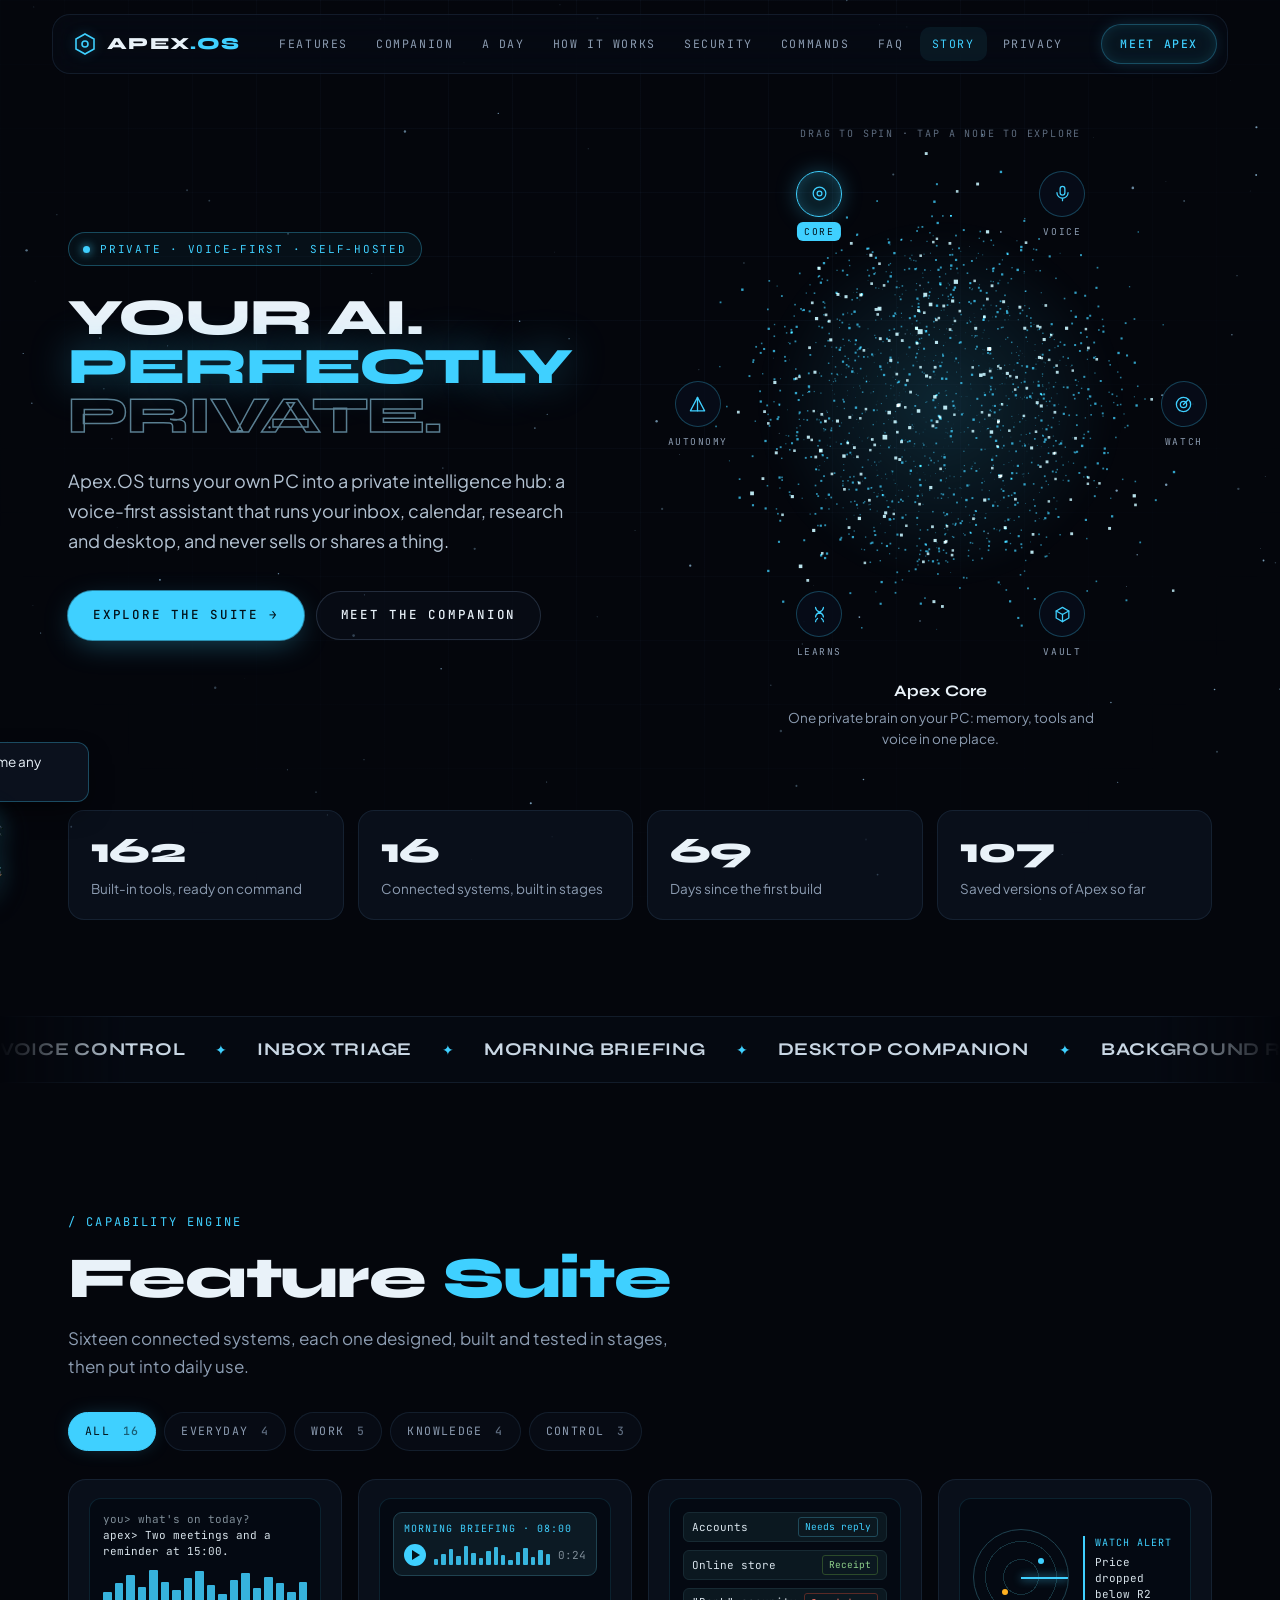
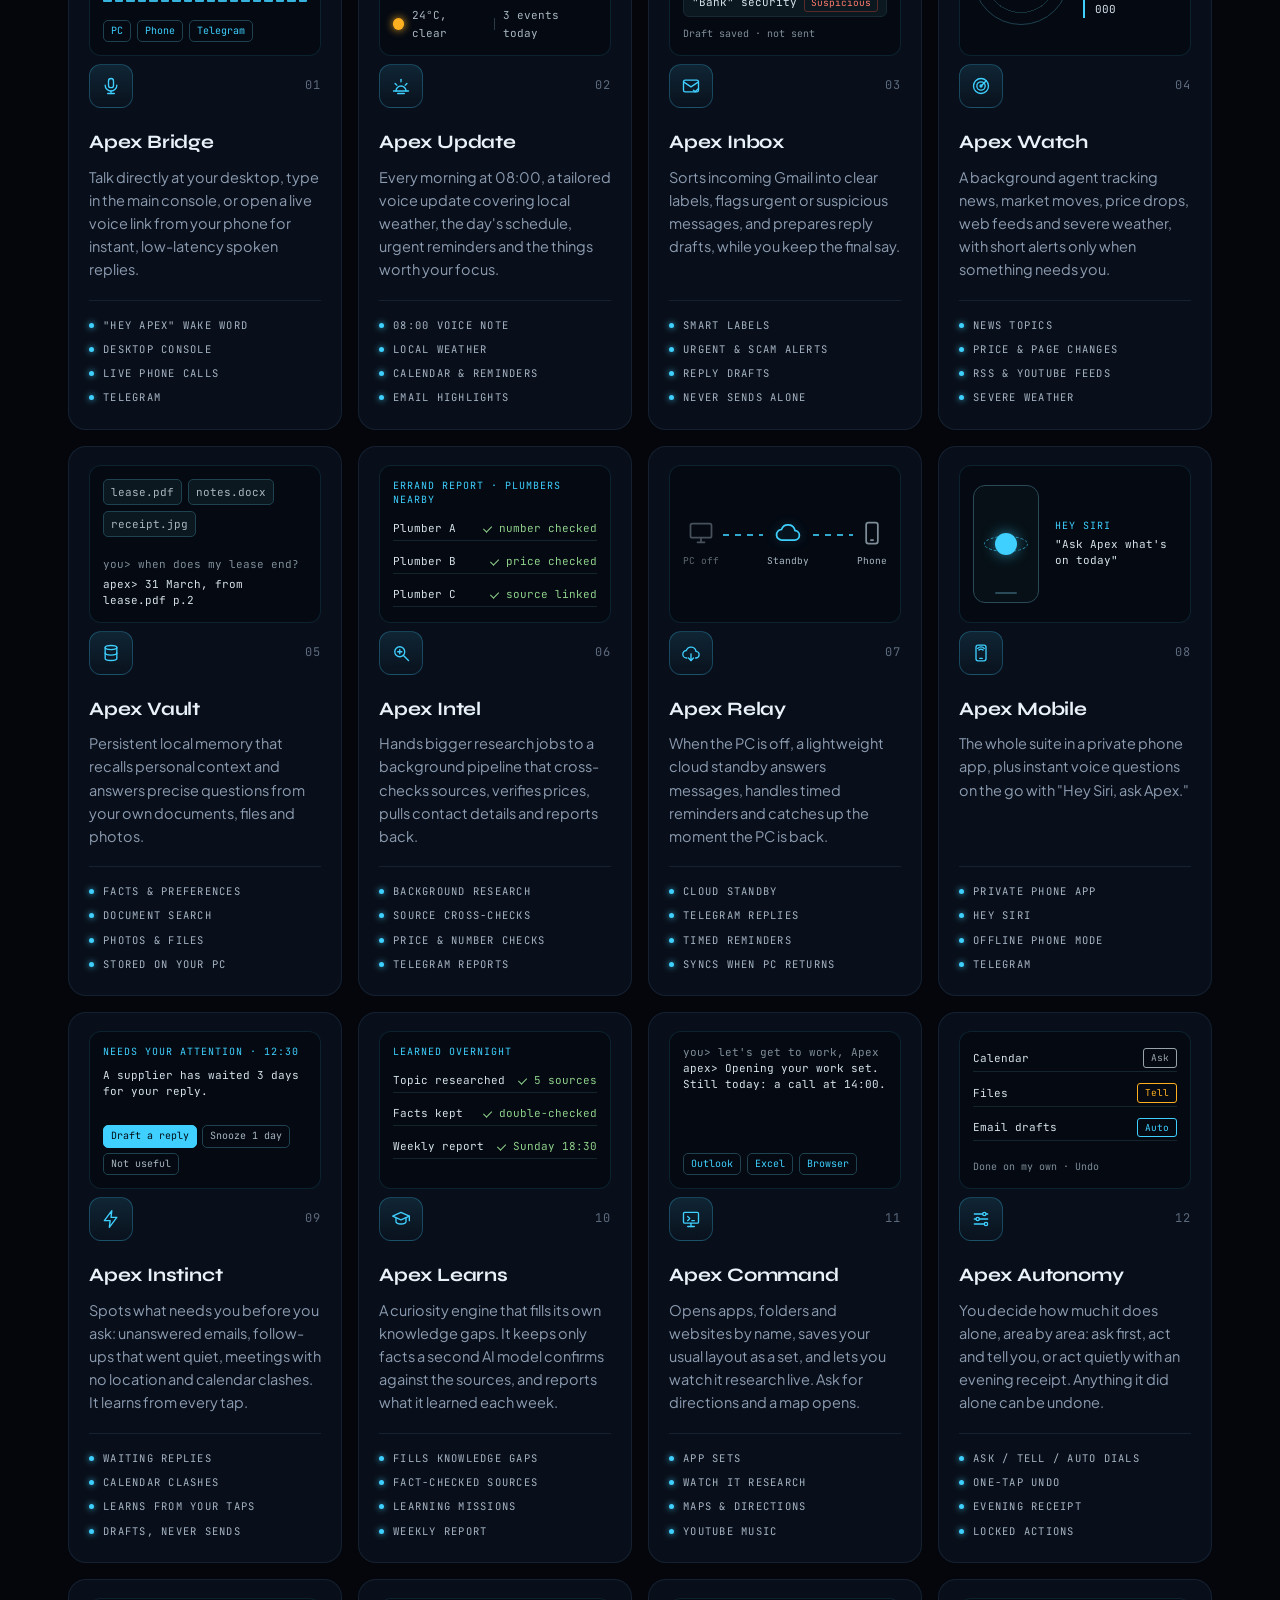
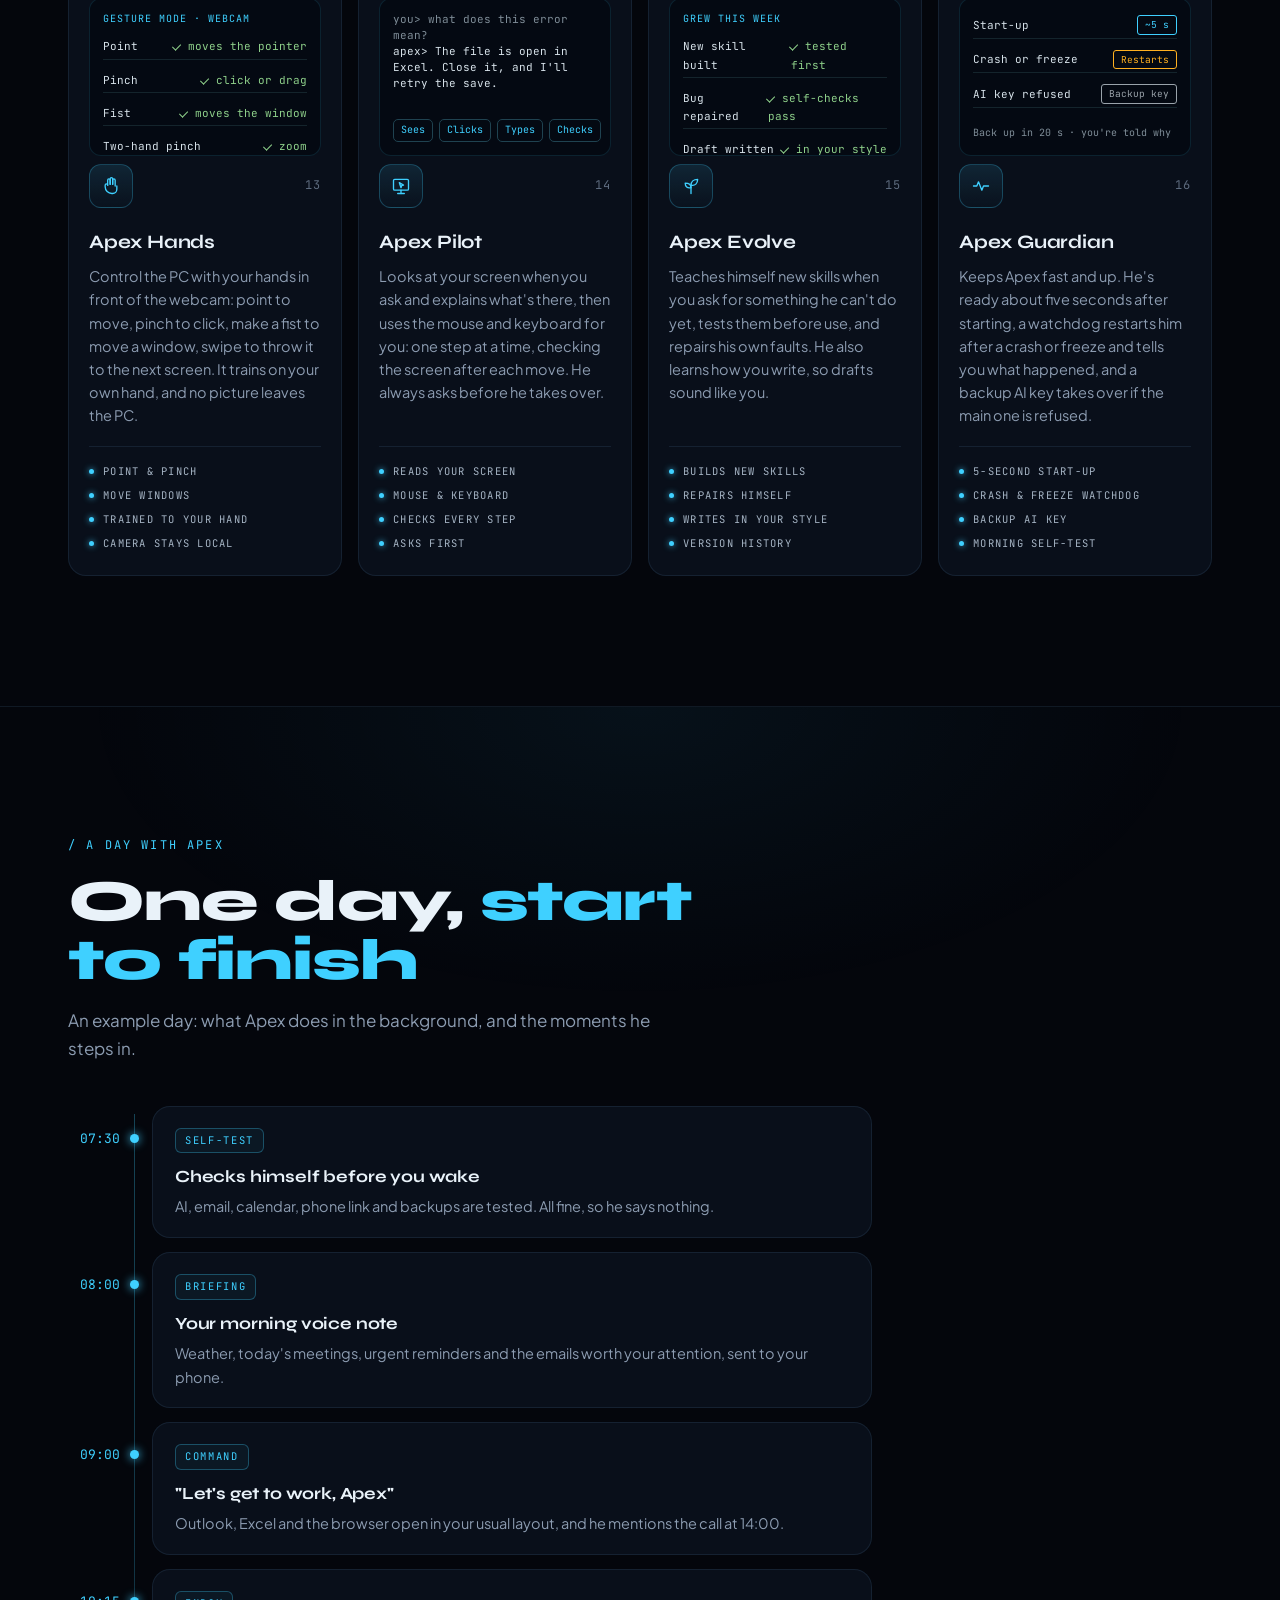
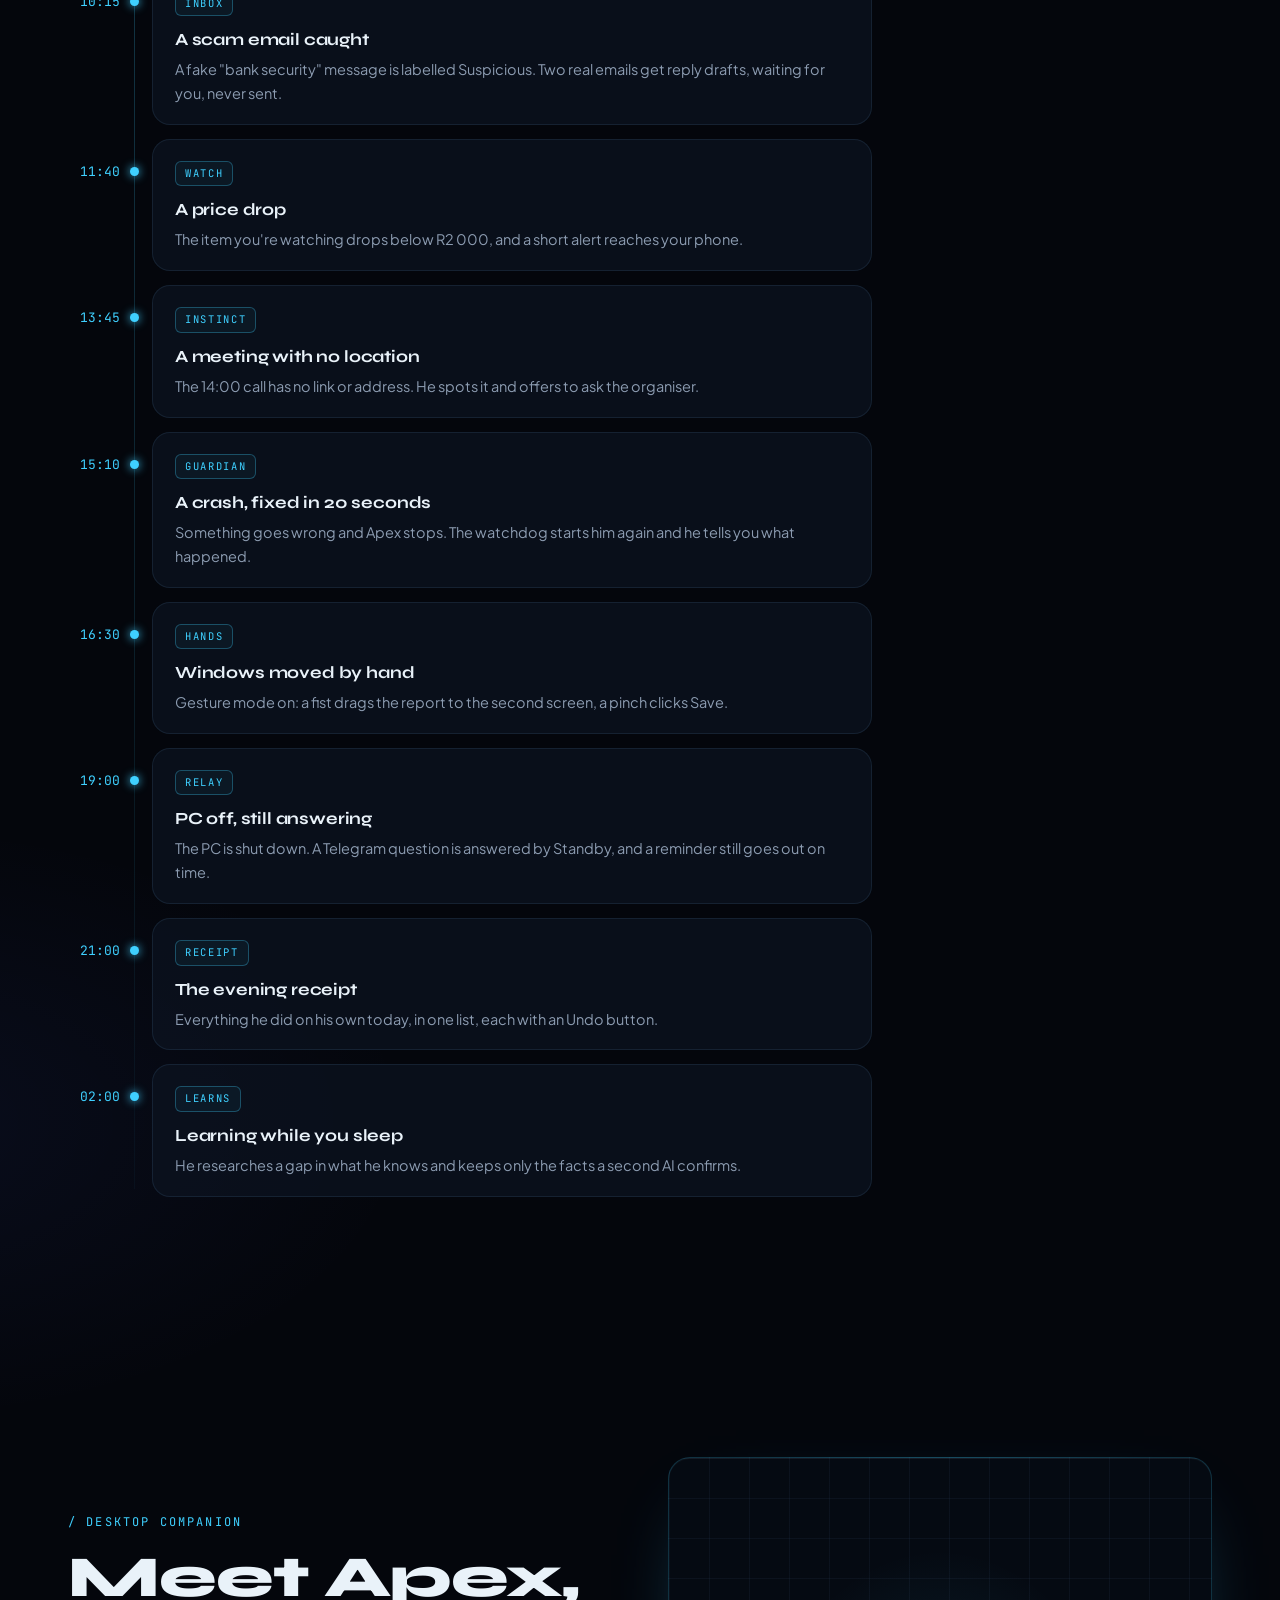
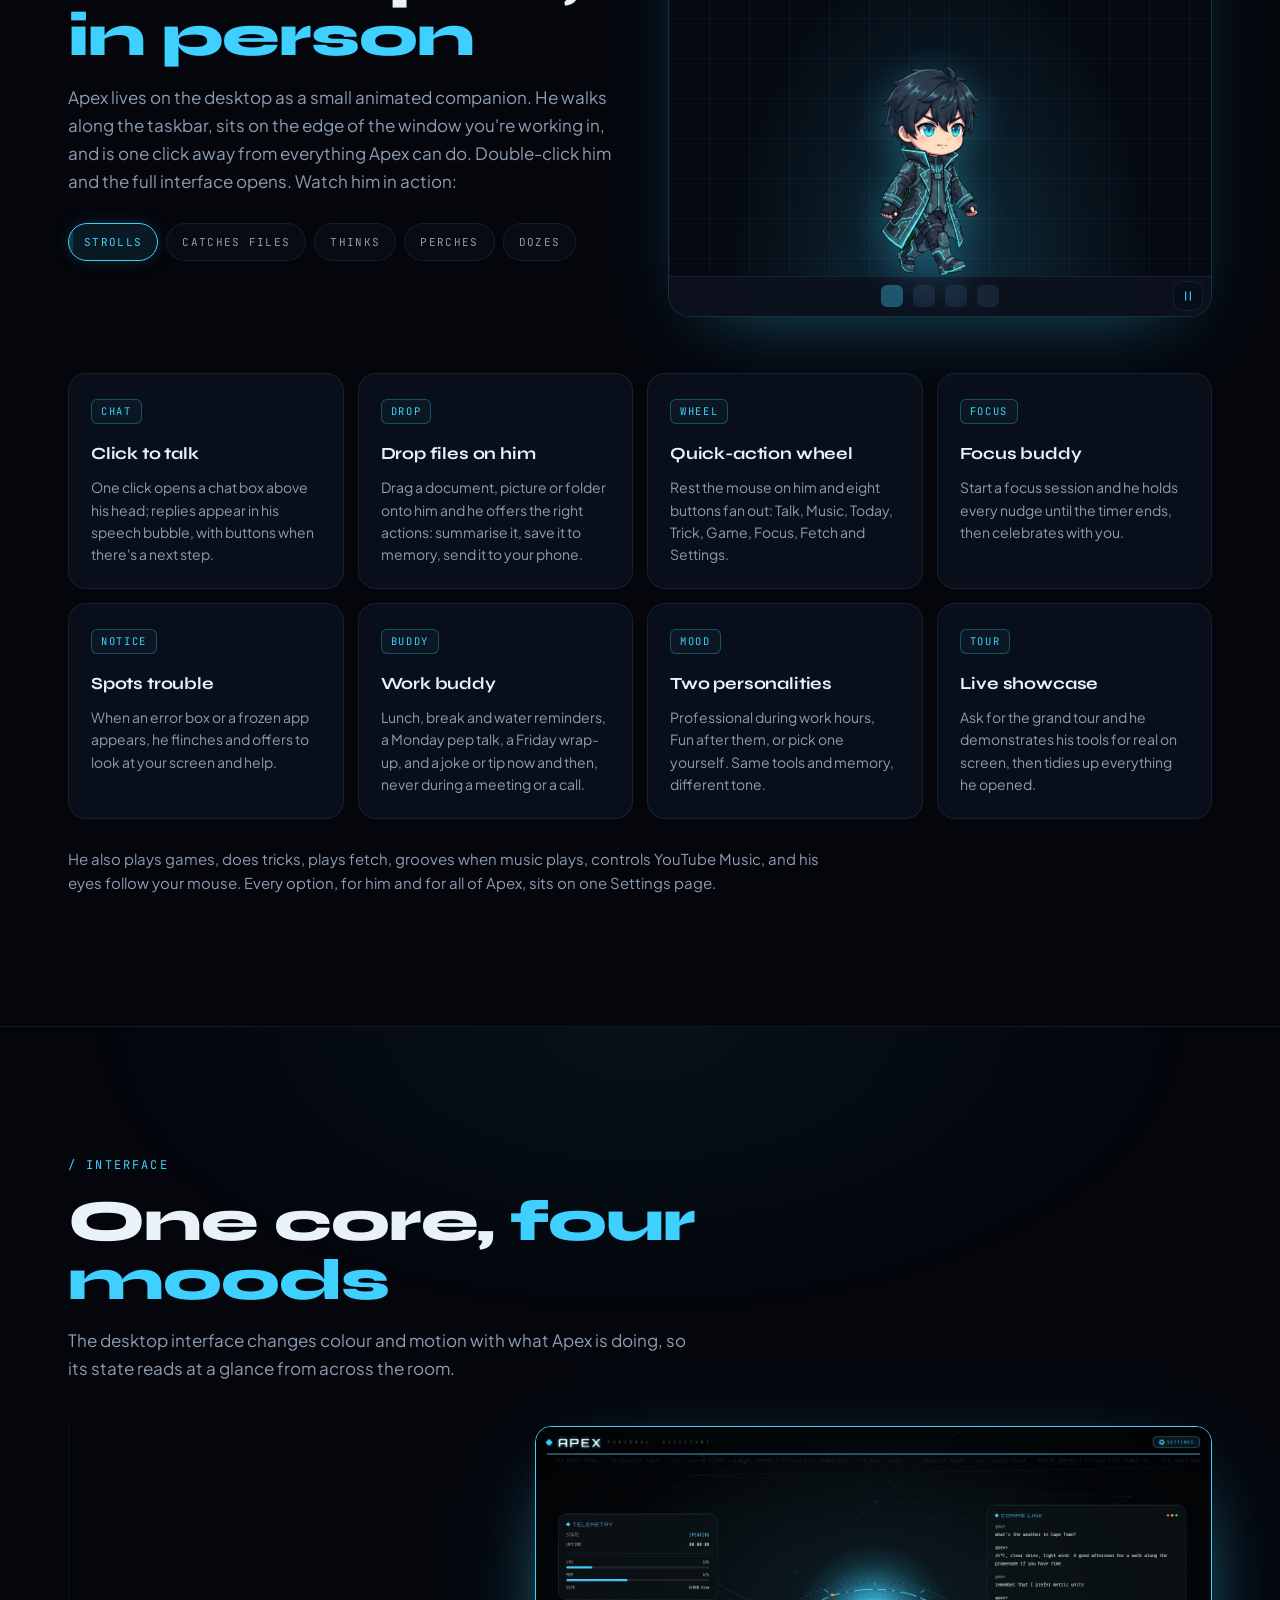
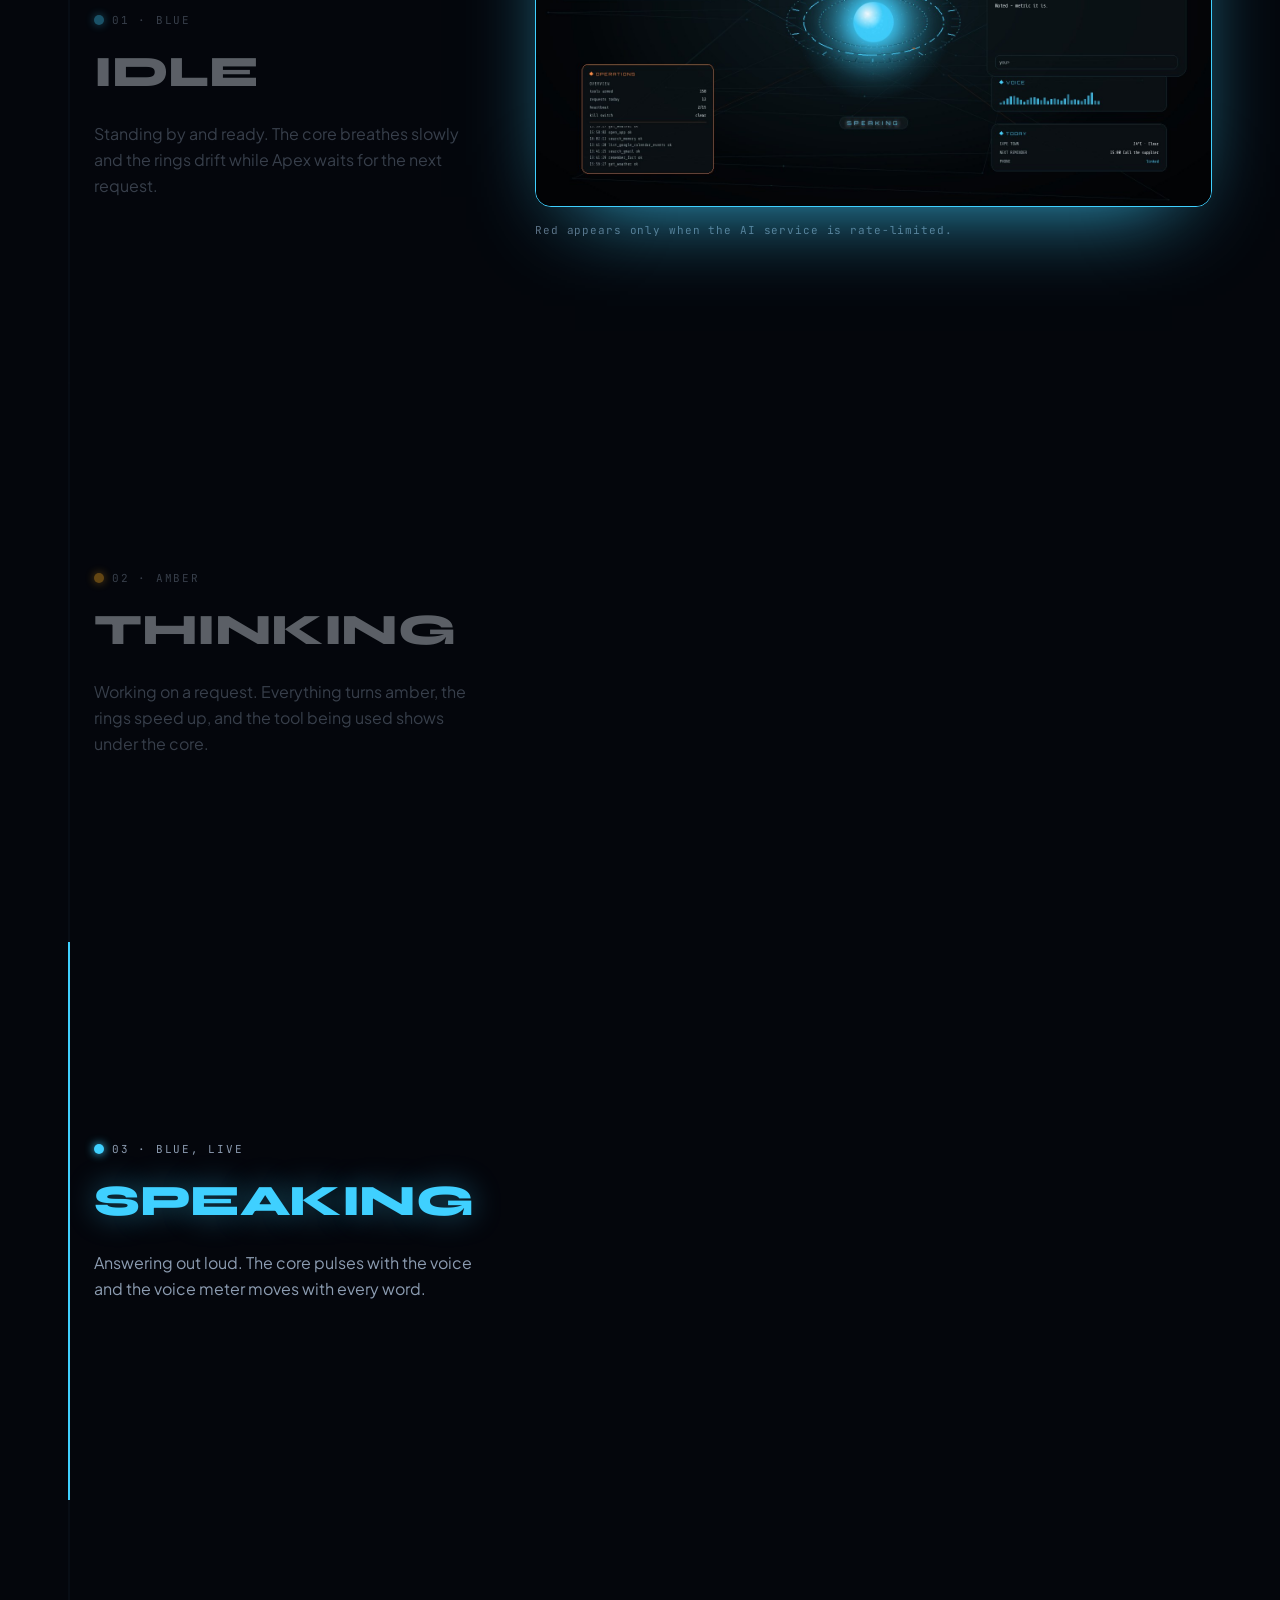
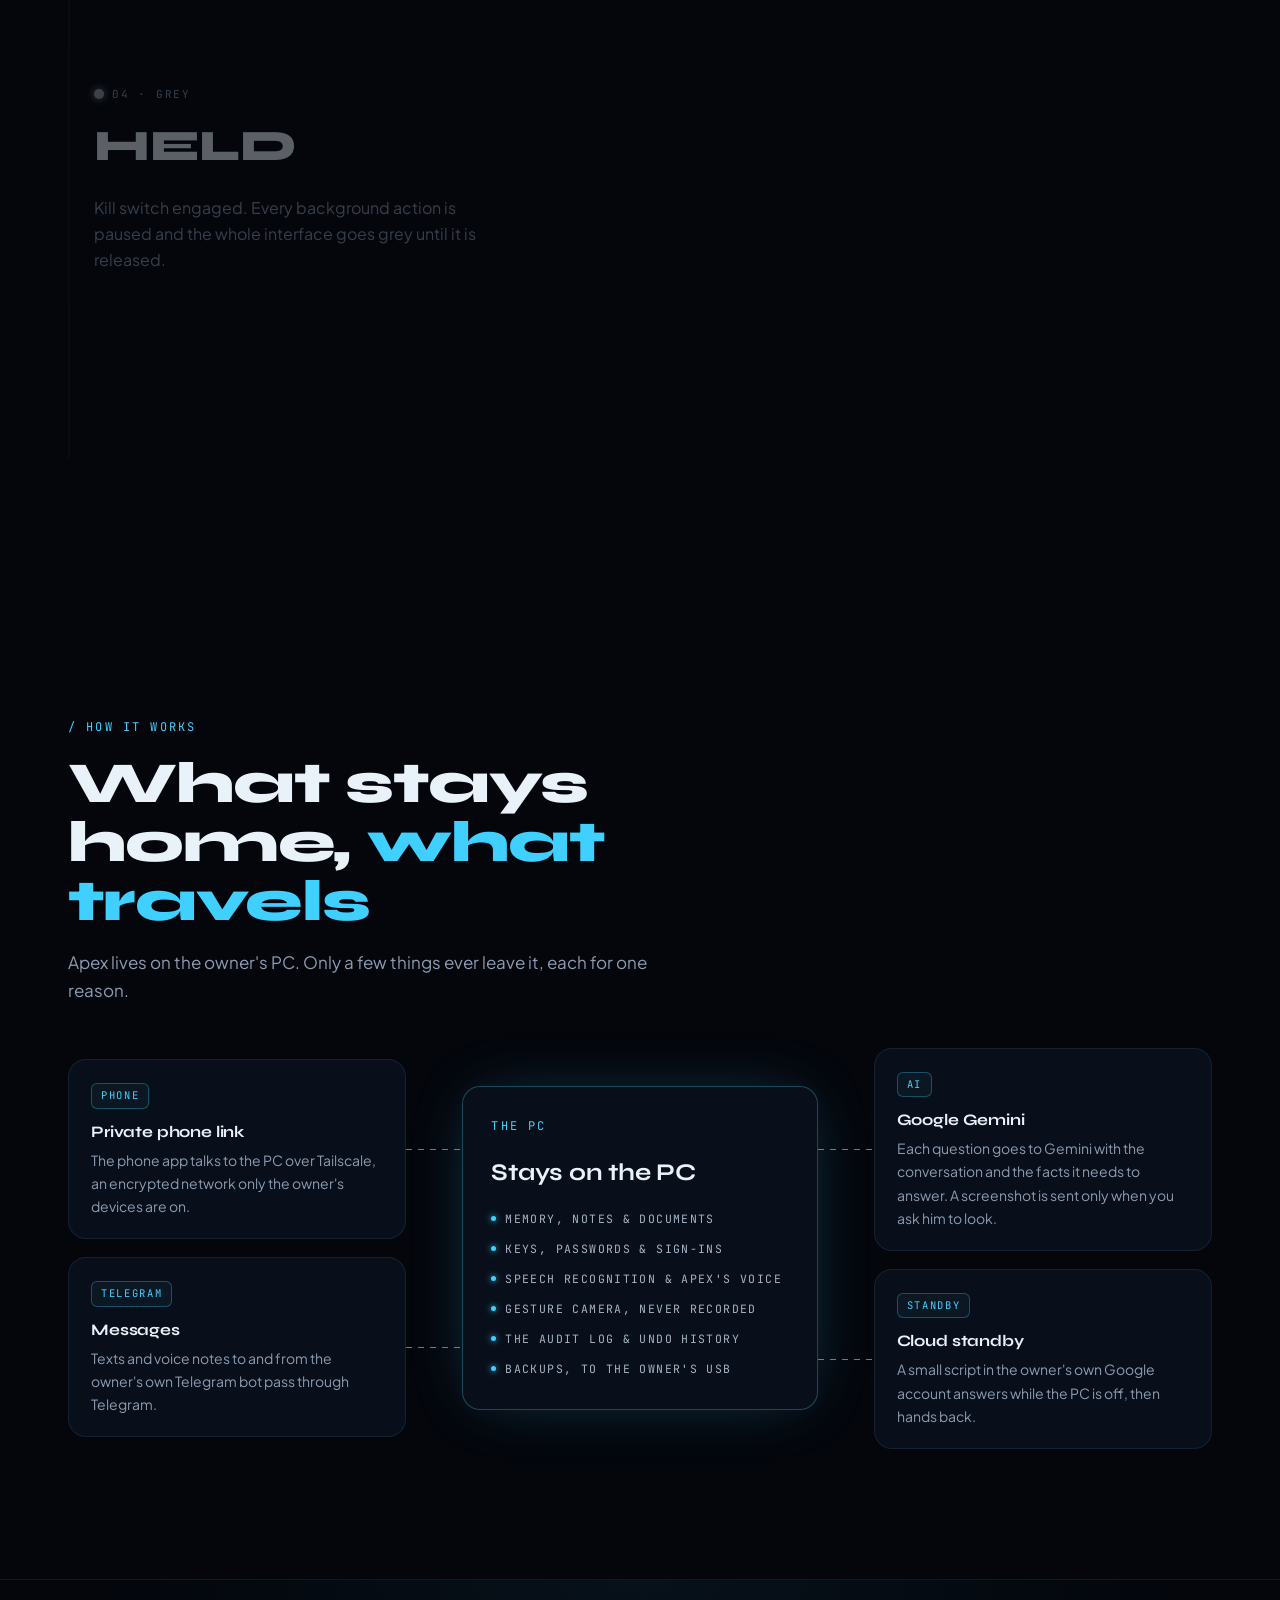
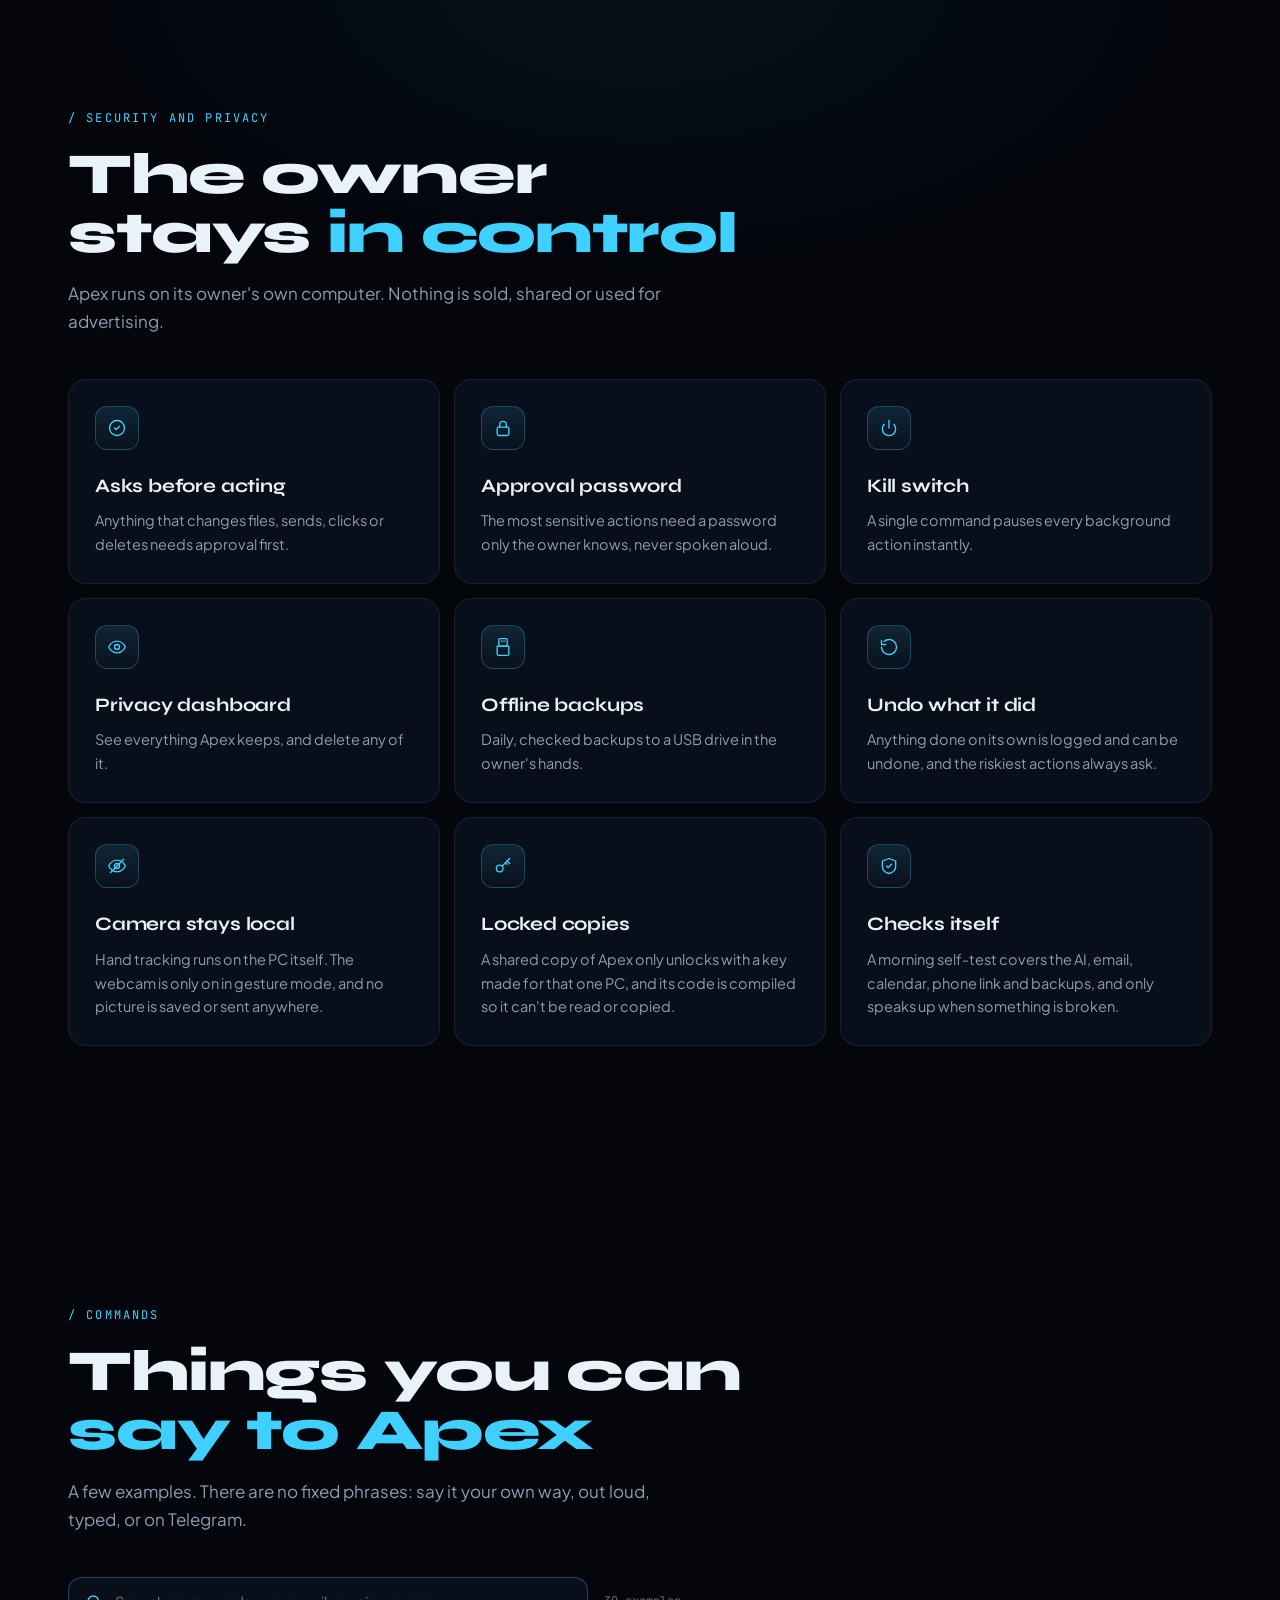
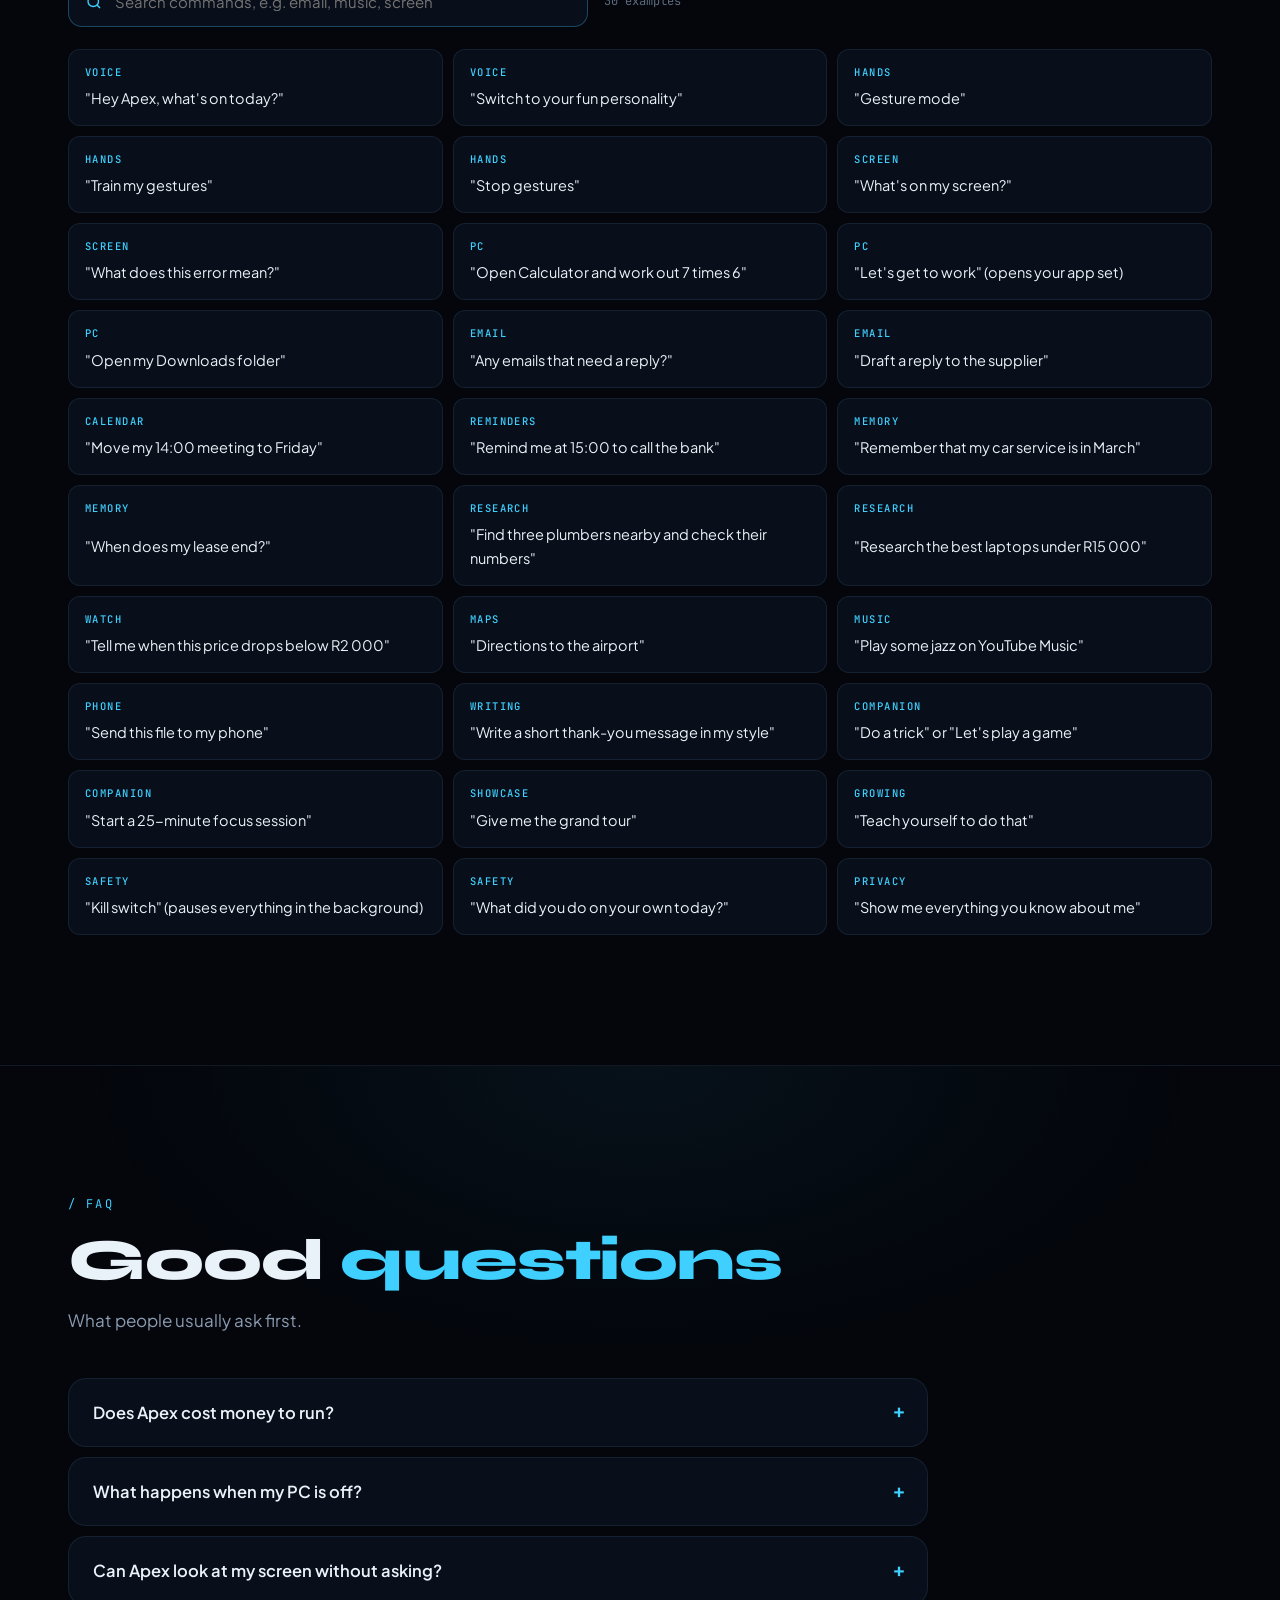
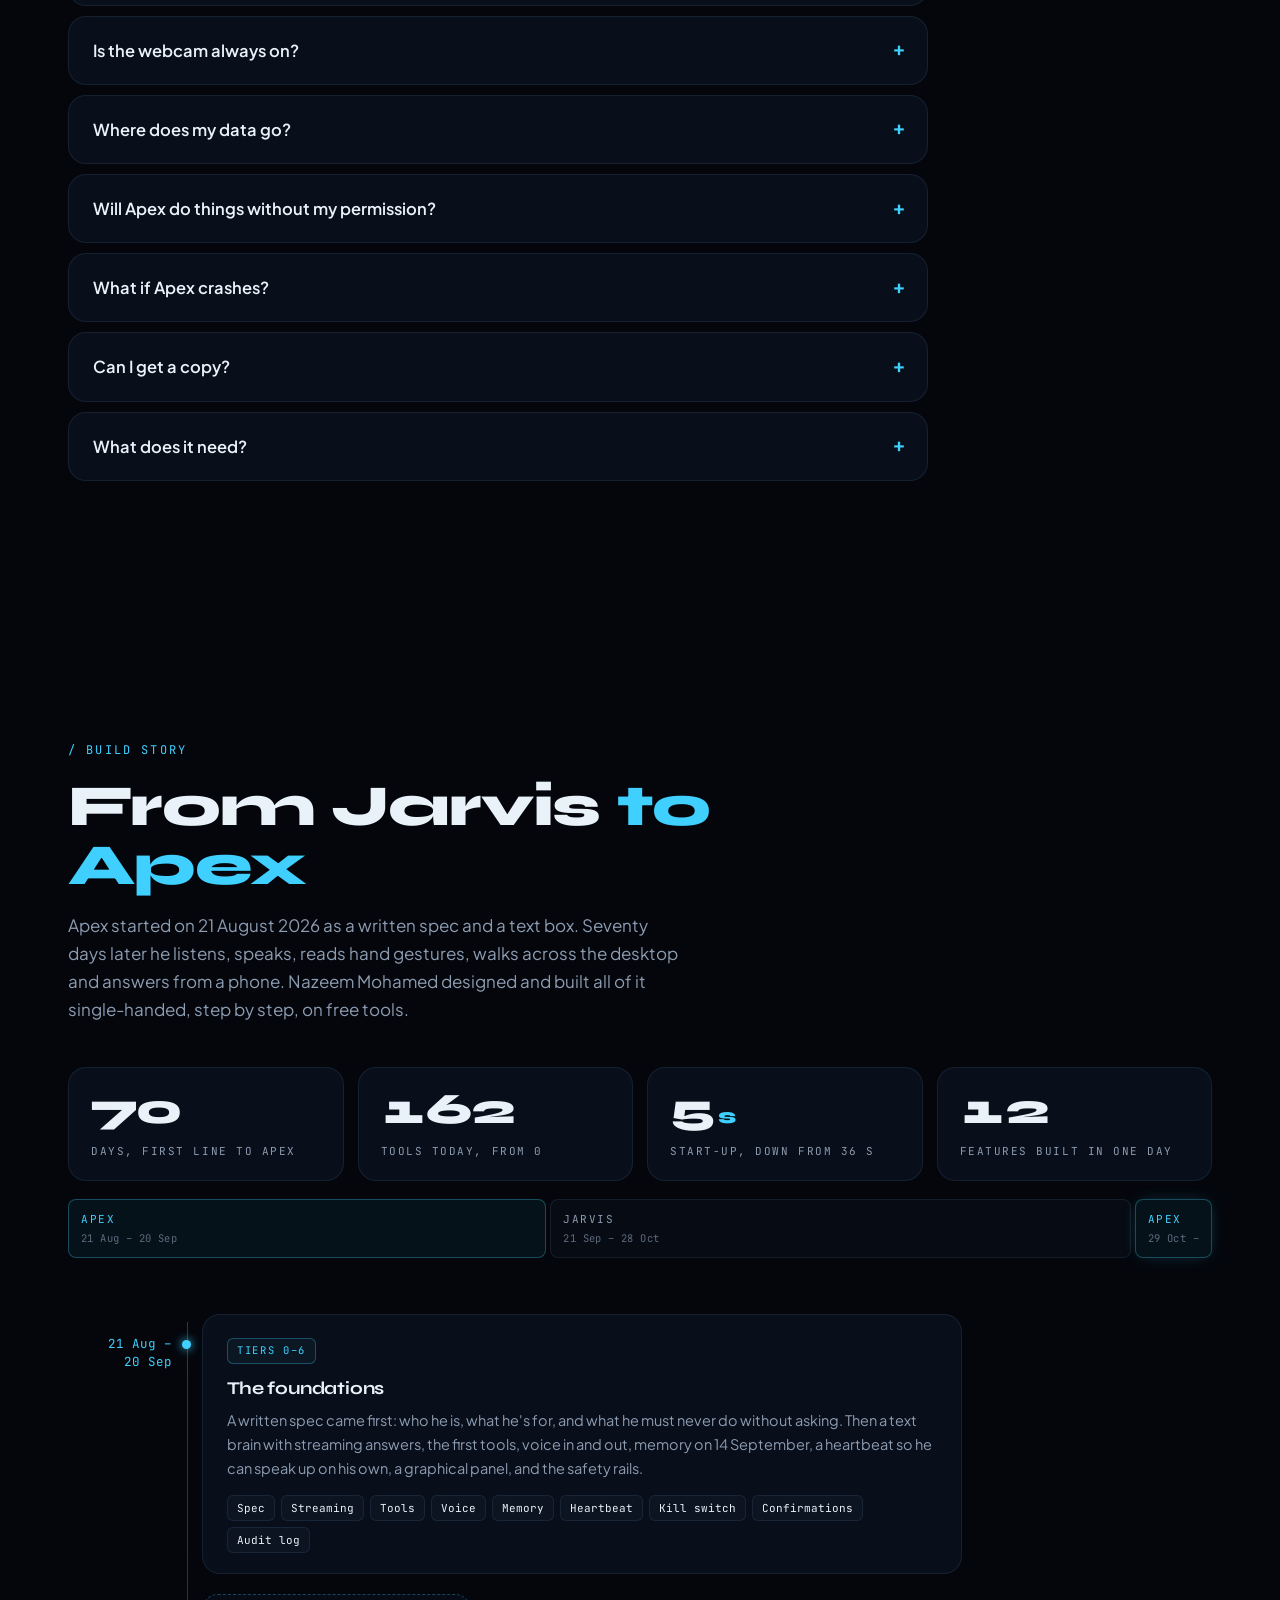
<file: index.html>
<!doctype html>
<html lang="en">
<head>
<meta charset="utf-8">
<meta name="viewport" content="width=device-width, initial-scale=1, viewport-fit=cover">
<meta name="google-site-verification" content="1N6a6pXKOEnvZiHcJRfrwycGcZPy123isndamWPTtgw" />
<title>Apex.OS</title>
<meta name="description" content="Apex is a private, voice-first AI assistant designed, built and owned by Nazeem Mohamed. It runs on its owner's own PC.">
<meta name="theme-color" content="#04060c">
<meta property="og:title" content="Apex — Personal AI Assistant">
<meta property="og:description" content="A private, voice-first AI assistant designed, built and owned by Nazeem Mohamed.">
<meta property="og:image" content="img/share.jpg">
<link rel="preconnect" href="https://fonts.googleapis.com">
<link rel="preconnect" href="https://fonts.gstatic.com" crossorigin>
<link href="https://fonts.googleapis.com/css2?family=Syne:wght@600;700;800&family=Plus+Jakarta+Sans:wght@300;400;500;600;700&family=JetBrains+Mono:wght@400;500&display=swap" rel="stylesheet">
<link rel="stylesheet" href="style.css?v=11">
</head>
<body class="home">

<a class="skip" href="#capabilities">Skip to content</a>
<canvas class="stars" aria-hidden="true"></canvas>
<div class="progress" aria-hidden="true"></div>

<header class="site-header">
  <div class="nav-shell">
    <a class="brand" href="index.html" aria-label="Apex home">
      <svg class="brand-mark" viewBox="0 0 24 24" aria-hidden="true"><path d="M12 2 21 7v10l-9 5-9-5V7z"/><circle cx="12" cy="12" r="3"/></svg>
      <span>APEX<em>.OS</em></span>
    </a>
    <nav class="nav" id="nav" aria-label="Main">
      <a href="#capabilities">Features</a>
      <a href="#companion">Companion</a>
      <a href="#day">A day</a>
      <a href="#how">How it works</a>
      <a href="#security">Security</a>
      <a href="#commands">Commands</a>
      <a href="#faq">FAQ</a>
      <a href="#story">Story</a>
      <a class="nav-privacy" href="privacy.html">Privacy</a>
    </nav>
    <a class="pill pill-glow nav-cta" href="#companion">Meet Apex</a>
    <button class="menu-btn" type="button" aria-expanded="false" aria-controls="nav" aria-label="Open menu"><span></span><span></span></button>
  </div>
</header>

<main>

<section class="hero">
  <div class="wrap hero-grid">
    <div class="hero-copy">
      <p class="chip"><span class="chip-dot"></span>Private &middot; Voice-first &middot; Self-hosted</p>
      <h1 class="display">
        <span class="line">Your AI.</span>
        <span class="line accent">Perfectly</span>
        <span class="line outline">Private.</span>
      </h1>
      <p class="lead">Apex.OS turns your own PC into a private intelligence hub: a voice-first assistant that runs your inbox, calendar, research and desktop, and never sells or shares a thing.</p>
      <div class="hero-actions">
        <a class="pill pill-solid" href="#capabilities">Explore the suite <span aria-hidden="true">&rarr;</span></a>
        <a class="pill pill-ghost" href="#companion">Meet the companion</a>
      </div>
    </div>

    <div class="core" data-core>
      <canvas class="core-canvas" aria-hidden="true"></canvas>
      <div class="core-nodes" role="group" aria-label="Explore Apex systems">
        <button class="node active" type="button" data-shape="sphere" data-title="Apex Core" data-text="One private brain on your PC: memory, tools and voice in one place." style="--a:-120deg" aria-pressed="true">
          <svg viewBox="0 0 24 24"><circle cx="12" cy="12" r="8"/><circle cx="12" cy="12" r="3"/></svg><span>Core</span></button>
        <button class="node" type="button" data-shape="wave" data-title="Apex Bridge" data-text="Talk at the PC, from your phone, or over Telegram. Replies in about a second." style="--a:-60deg" aria-pressed="false">
          <svg viewBox="0 0 24 24"><rect x="9" y="3" width="6" height="11" rx="3"/><path d="M5 11a7 7 0 0 0 14 0M12 18v3"/></svg><span>Voice</span></button>
        <button class="node" type="button" data-shape="torus" data-title="Apex Watch" data-text="Keeps an eye on news, prices, feeds and weather, and only speaks up when it matters." style="--a:0deg" aria-pressed="false">
          <svg viewBox="0 0 24 24"><circle cx="12" cy="12" r="9"/><circle cx="12" cy="12" r="4"/><path d="m12 12 6-6"/></svg><span>Watch</span></button>
        <button class="node" type="button" data-shape="cube" data-title="Apex Vault" data-text="Local memory of your facts, documents and photos, answered with the source." style="--a:60deg" aria-pressed="false">
          <svg viewBox="0 0 24 24"><path d="M12 3 20 7.5v9L12 21l-8-4.5v-9z"/><path d="M4 7.5 12 12l8-4.5M12 12v9"/></svg><span>Vault</span></button>
        <button class="node" type="button" data-shape="helix" data-title="Apex Learns" data-text="Researches what it doesn't know overnight and keeps only fact-checked findings." style="--a:120deg" aria-pressed="false">
          <svg viewBox="0 0 24 24"><path d="M7 3c0 6 10 6 10 12M17 3c0 6-10 6-10 12M7 21c0-2 1-3 2.5-4M17 21c0-2-1-3-2.5-4"/></svg><span>Learns</span></button>
        <button class="node" type="button" data-shape="pyramid" data-title="Apex Autonomy" data-text="You set how much it does alone, area by area, and anything it did can be undone." style="--a:180deg" aria-pressed="false">
          <svg viewBox="0 0 24 24"><path d="M12 3 21 20H3z"/><path d="M12 3v17"/></svg><span>Autonomy</span></button>
      </div>
      <div class="core-info" aria-live="polite">
        <p class="core-title">Apex Core</p>
        <p class="core-text">One private brain on your PC: memory, tools and voice in one place.</p>
      </div>
      <p class="core-hint">Drag to spin &middot; tap a node to explore</p>
    </div>
  </div>

  <div class="wrap">
    <dl class="stats">
      <div class="stat reveal" data-stat="tools"><dt><span data-count="162">162</span></dt><dd>Built-in tools, ready on command</dd></div>
      <div class="stat reveal" data-stat="systems"><dt><span data-count="16">16</span></dt><dd>Connected systems, built in stages</dd></div>
      <div class="stat reveal" data-stat="days"><dt><span data-count="69">69</span></dt><dd>Days since the first build</dd></div>
      <div class="stat reveal" data-stat="versions"><dt><span data-count="107">107</span></dt><dd>Saved versions of Apex so far</dd></div>
    </dl>
  </div>
</section>

<div class="ticker" aria-hidden="true">
  <div class="ticker-track">
    <span>Voice control</span><i>&#10022;</i><span>Inbox triage</span><i>&#10022;</i><span>Morning briefing</span><i>&#10022;</i><span>Desktop companion</span><i>&#10022;</i><span>Background research</span><i>&#10022;</i><span>Private memory</span><i>&#10022;</i><span>Autonomy dials</span><i>&#10022;</i><span>Hand gestures</span><i>&#10022;</i><span>PC control</span><i>&#10022;</i>
    <span>Voice control</span><i>&#10022;</i><span>Inbox triage</span><i>&#10022;</i><span>Morning briefing</span><i>&#10022;</i><span>Desktop companion</span><i>&#10022;</i><span>Background research</span><i>&#10022;</i><span>Private memory</span><i>&#10022;</i><span>Autonomy dials</span><i>&#10022;</i><span>Hand gestures</span><i>&#10022;</i><span>PC control</span><i>&#10022;</i>
  </div>
</div>

<section id="capabilities" class="section">
  <div class="wrap">
    <div class="section-head reveal">
      <p class="eyebrow">/ Capability engine</p>
      <h2 class="display-sm">Feature <span class="accent">Suite</span></h2>
      <p class="section-lead">Sixteen connected systems, each one designed, built and tested in stages, then put into daily use.</p>
    </div>

    <div class="filters reveal" role="tablist" aria-label="Filter features">
      <button class="filter active" type="button" role="tab" aria-selected="true" data-filter="all">All <b>16</b></button>
      <button class="filter" type="button" role="tab" aria-selected="false" data-filter="everyday">Everyday <b>4</b></button>
      <button class="filter" type="button" role="tab" aria-selected="false" data-filter="work">Work <b>5</b></button>
      <button class="filter" type="button" role="tab" aria-selected="false" data-filter="knowledge">Knowledge <b>4</b></button>
      <button class="filter" type="button" role="tab" aria-selected="false" data-filter="control">Control <b>3</b></button>
    </div>

    <div class="features">
      <article class="feature glow-card reveal" data-cat="everyday">
        <div class="m m-bridge">
          <div class="m-chat">
            <p class="m-you">you&gt; what's on today?</p>
            <p class="m-jar">apex&gt; Two meetings and a reminder at 15:00.</p>
          </div>
          <div class="m-wave"><i style="--h:30"></i><i style="--h:55"></i><i style="--h:80"></i><i style="--h:45"></i><i style="--h:95"></i><i style="--h:60"></i><i style="--h:35"></i><i style="--h:70"></i><i style="--h:90"></i><i style="--h:50"></i><i style="--h:25"></i><i style="--h:65"></i><i style="--h:85"></i><i style="--h:40"></i><i style="--h:75"></i><i style="--h:55"></i><i style="--h:30"></i><i style="--h:60"></i></div>
          <div class="m-chips"><span>PC</span><span>Phone</span><span>Telegram</span></div>
        </div>
        <div class="feature-top">
          <span class="icon-tile"><svg viewBox="0 0 24 24" aria-hidden="true"><rect x="9" y="3" width="6" height="11" rx="3"/><path d="M5 11a7 7 0 0 0 14 0"/><path d="M12 18v3"/><path d="M8 21h8"/></svg></span>
          <span class="feature-num">01</span>
        </div>
        <h3>Apex Bridge</h3>
        <p>Talk directly at your desktop, type in the main console, or open a live voice link from your phone for instant, low-latency spoken replies.</p>
        <ul class="tags"><li>"Hey Apex" wake word</li><li>Desktop console</li><li>Live phone calls</li><li>Telegram</li></ul>
      </article>
      <article class="feature glow-card reveal" data-cat="everyday">
        <div class="m m-update">
          <div class="m-bubble">
            <p class="m-cap">Morning briefing &middot; 08:00</p>
            <div class="m-note"><span class="m-play"></span><div class="m-wave sm"><i style="--h:30"></i><i style="--h:55"></i><i style="--h:80"></i><i style="--h:45"></i><i style="--h:95"></i><i style="--h:60"></i><i style="--h:35"></i><i style="--h:70"></i><i style="--h:90"></i><i style="--h:50"></i><i style="--h:25"></i><i style="--h:65"></i><i style="--h:85"></i><i style="--h:40"></i><i style="--h:75"></i><i style="--h:55"></i></div><span class="m-time">0:24</span></div>
          </div>
          <div class="m-row"><span class="m-sun"></span><span>24&deg;C, clear</span><span class="m-sep"></span><span>3 events today</span></div>
        </div>
        <div class="feature-top">
          <span class="icon-tile"><svg viewBox="0 0 24 24" aria-hidden="true"><path d="M3 18h18"/><path d="M6 18a6 6 0 0 1 12 0"/><path d="M12 4v3"/><path d="M4.9 8.9l2.1 2.1"/><path d="M19.1 8.9 17 11"/><path d="M8 21h8"/></svg></span>
          <span class="feature-num">02</span>
        </div>
        <h3>Apex Update</h3>
        <p>Every morning at 08:00, a tailored voice update covering local weather, the day's schedule, urgent reminders and the things worth your focus.</p>
        <ul class="tags"><li>08:00 voice note</li><li>Local weather</li><li>Calendar &amp; reminders</li><li>Email highlights</li></ul>
      </article>
      <article class="feature glow-card reveal" data-cat="work">
        <div class="m m-inbox">
          <div class="m-mail"><span class="m-from">Accounts</span><span class="m-lbl l-reply">Needs reply</span></div>
          <div class="m-mail"><span class="m-from">Online store</span><span class="m-lbl l-rec">Receipt</span></div>
          <div class="m-mail"><span class="m-from">"Bank" security</span><span class="m-lbl l-sus">Suspicious</span></div>
          <div class="m-draft">Draft saved &middot; not sent</div>
        </div>
        <div class="feature-top">
          <span class="icon-tile"><svg viewBox="0 0 24 24" aria-hidden="true"><rect x="3" y="5" width="18" height="14" rx="2"/><path d="m3 7 9 6 9-6"/><path d="M15 17l2 2 4-4"/></svg></span>
          <span class="feature-num">03</span>
        </div>
        <h3>Apex Inbox</h3>
        <p>Sorts incoming Gmail into clear labels, flags urgent or suspicious messages, and prepares reply drafts, while you keep the final say.</p>
        <ul class="tags"><li>Smart labels</li><li>Urgent &amp; scam alerts</li><li>Reply drafts</li><li>Never sends alone</li></ul>
      </article>
      <article class="feature glow-card reveal" data-cat="knowledge">
        <div class="m m-watch">
          <div class="m-radar"><span class="m-sweep"></span><span class="m-blip b1"></span><span class="m-blip b2"></span></div>
          <div class="m-alert"><p class="m-cap">Watch alert</p><p>Price dropped below R2 000</p></div>
        </div>
        <div class="feature-top">
          <span class="icon-tile"><svg viewBox="0 0 24 24" aria-hidden="true"><circle cx="12" cy="12" r="9"/><circle cx="12" cy="12" r="5"/><path d="M12 12 18.4 5.6"/><circle cx="12" cy="12" r="1.2"/></svg></span>
          <span class="feature-num">04</span>
        </div>
        <h3>Apex Watch</h3>
        <p>A background agent tracking news, market moves, price drops, web feeds and severe weather, with short alerts only when something needs you.</p>
        <ul class="tags"><li>News topics</li><li>Price &amp; page changes</li><li>RSS &amp; YouTube feeds</li><li>Severe weather</li></ul>
      </article>
      <article class="feature glow-card reveal" data-cat="knowledge">
        <div class="m m-vault">
          <div class="m-docs"><span>lease.pdf</span><span>notes.docx</span><span>receipt.jpg</span></div>
          <div class="m-qa">
            <p class="m-you">you&gt; when does my lease end?</p>
            <p class="m-jar">apex&gt; 31 March, from lease.pdf p.2</p>
          </div>
        </div>
        <div class="feature-top">
          <span class="icon-tile"><svg viewBox="0 0 24 24" aria-hidden="true"><ellipse cx="12" cy="5.5" rx="7" ry="2.5"/><path d="M5 5.5v13c0 1.4 3.1 2.5 7 2.5s7-1.1 7-2.5v-13"/><path d="M5 12c0 1.4 3.1 2.5 7 2.5s7-1.1 7-2.5"/></svg></span>
          <span class="feature-num">05</span>
        </div>
        <h3>Apex Vault</h3>
        <p>Persistent local memory that recalls personal context and answers precise questions from your own documents, files and photos.</p>
        <ul class="tags"><li>Facts &amp; preferences</li><li>Document search</li><li>Photos &amp; files</li><li>Stored on your PC</li></ul>
      </article>
      <article class="feature glow-card reveal" data-cat="work">
        <div class="m m-intel">
          <p class="m-cap">Errand report &middot; plumbers nearby</p>
          <div class="m-res"><span>Plumber A</span><span class="m-ok">number checked</span></div>
          <div class="m-res"><span>Plumber B</span><span class="m-ok">price checked</span></div>
          <div class="m-res"><span>Plumber C</span><span class="m-ok">source linked</span></div>
        </div>
        <div class="feature-top">
          <span class="icon-tile"><svg viewBox="0 0 24 24" aria-hidden="true"><circle cx="10.5" cy="10.5" r="6"/><path d="m15 15 6 6"/><path d="M8 10.5h5"/><path d="M10.5 8v5"/></svg></span>
          <span class="feature-num">06</span>
        </div>
        <h3>Apex Intel</h3>
        <p>Hands bigger research jobs to a background pipeline that cross-checks sources, verifies prices, pulls contact details and reports back.</p>
        <ul class="tags"><li>Background research</li><li>Source cross-checks</li><li>Price &amp; number checks</li><li>Telegram reports</li></ul>
      </article>
      <article class="feature glow-card reveal" data-cat="everyday">
        <div class="m m-relay">
          <div class="m-node off"><svg viewBox="0 0 24 24"><rect x="3" y="4" width="18" height="12" rx="1.5"/><path d="M9 20h6M12 16v4"/></svg><span>PC off</span></div>
          <div class="m-link"></div>
          <div class="m-node on"><svg viewBox="0 0 24 24"><path d="M7 18a4.5 4.5 0 0 1-.6-9A6 6 0 0 1 18 10a4 4 0 0 1-.5 8z"/></svg><span>Standby</span></div>
          <div class="m-link"></div>
          <div class="m-node"><svg viewBox="0 0 24 24"><rect x="7" y="3" width="10" height="18" rx="2"/><path d="M11 18h2"/></svg><span>Phone</span></div>
        </div>
        <div class="feature-top">
          <span class="icon-tile"><svg viewBox="0 0 24 24" aria-hidden="true"><path d="M7 18a4.5 4.5 0 0 1-.6-9A6 6 0 0 1 18 10a4 4 0 0 1-.5 8"/><path d="M12 13v8"/><path d="m9 18 3 3 3-3"/></svg></span>
          <span class="feature-num">07</span>
        </div>
        <h3>Apex Relay</h3>
        <p>When the PC is off, a lightweight cloud standby answers messages, handles timed reminders and catches up the moment the PC is back.</p>
        <ul class="tags"><li>Cloud standby</li><li>Telegram replies</li><li>Timed reminders</li><li>Syncs when PC returns</li></ul>
      </article>
      <article class="feature glow-card reveal" data-cat="everyday">
        <div class="m m-mobile">
          <div class="m-phone"><span class="m-orb"></span><span class="m-ring"></span><span class="m-pbar"></span></div>
          <div class="m-siri"><p class="m-cap">Hey Siri</p><p>"Ask Apex what's on today"</p></div>
        </div>
        <div class="feature-top">
          <span class="icon-tile"><svg viewBox="0 0 24 24" aria-hidden="true"><rect x="6" y="2.5" width="12" height="19" rx="2.5"/><path d="M10.5 18.5h3"/><path d="M9.5 8.5a3.5 3.5 0 0 1 5 0"/><path d="M8 6.5a6 6 0 0 1 8 0"/></svg></span>
          <span class="feature-num">08</span>
        </div>
        <h3>Apex Mobile</h3>
        <p>The whole suite in a private phone app, plus instant voice questions on the go with "Hey Siri, ask Apex."</p>
        <ul class="tags"><li>Private phone app</li><li>Hey Siri</li><li>Offline phone mode</li><li>Telegram</li></ul>
      </article>
      <article class="feature glow-card reveal" data-cat="work">
        <div class="m m-instinct">
          <p class="m-cap">Needs your attention &middot; 12:30</p>
          <p class="m-jar">A supplier has waited 3 days for your reply.</p>
          <div class="m-btns"><span class="on">Draft a reply</span><span>Snooze 1 day</span><span>Not useful</span></div>
        </div>
        <div class="feature-top">
          <span class="icon-tile"><svg viewBox="0 0 24 24" aria-hidden="true"><path d="M13 2 4 14h7l-1 8 9-12h-7z"/></svg></span>
          <span class="feature-num">09</span>
        </div>
        <h3>Apex Instinct</h3>
        <p>Spots what needs you before you ask: unanswered emails, follow-ups that went quiet, meetings with no location and calendar clashes. It learns from every tap.</p>
        <ul class="tags"><li>Waiting replies</li><li>Calendar clashes</li><li>Learns from your taps</li><li>Drafts, never sends</li></ul>
      </article>
      <article class="feature glow-card reveal" data-cat="knowledge">
        <div class="m m-learn">
          <p class="m-cap">Learned overnight</p>
          <div class="m-res"><span>Topic researched</span><span class="m-ok">5 sources</span></div>
          <div class="m-res"><span>Facts kept</span><span class="m-ok">double-checked</span></div>
          <div class="m-res"><span>Weekly report</span><span class="m-ok">Sunday 18:30</span></div>
        </div>
        <div class="feature-top">
          <span class="icon-tile"><svg viewBox="0 0 24 24" aria-hidden="true"><path d="M2 8.5 12 4l10 4.5-10 4.5z"/><path d="M6 10.5V15c0 1.7 2.7 3 6 3s6-1.3 6-3v-4.5"/><path d="M22 8.5V14"/></svg></span>
          <span class="feature-num">10</span>
        </div>
        <h3>Apex Learns</h3>
        <p>A curiosity engine that fills its own knowledge gaps. It keeps only facts a second AI model confirms against the sources, and reports what it learned each week.</p>
        <ul class="tags"><li>Fills knowledge gaps</li><li>Fact-checked sources</li><li>Learning missions</li><li>Weekly report</li></ul>
      </article>
      <article class="feature glow-card reveal" data-cat="work">
        <div class="m m-bridge">
          <div class="m-chat">
            <p class="m-you">you&gt; let's get to work, Apex</p>
            <p class="m-jar">apex&gt; Opening your work set. Still today: a call at 14:00.</p>
          </div>
          <div class="m-chips"><span>Outlook</span><span>Excel</span><span>Browser</span></div>
        </div>
        <div class="feature-top">
          <span class="icon-tile"><svg viewBox="0 0 24 24" aria-hidden="true"><rect x="3" y="4" width="18" height="13" rx="1.5"/><path d="M8 21h8"/><path d="M12 17v4"/><path d="m8 9 2.5 2.5L8 14"/><path d="M13 14h3"/></svg></span>
          <span class="feature-num">11</span>
        </div>
        <h3>Apex Command</h3>
        <p>Opens apps, folders and websites by name, saves your usual layout as a set, and lets you watch it research live. Ask for directions and a map opens.</p>
        <ul class="tags"><li>App sets</li><li>Watch it research</li><li>Maps &amp; directions</li><li>YouTube Music</li></ul>
      </article>
      <article class="feature glow-card reveal" data-cat="control">
        <div class="m m-dials">
          <div class="m-dial"><span>Calendar</span><b class="d-ask">Ask</b></div>
          <div class="m-dial"><span>Files</span><b class="d-tell">Tell</b></div>
          <div class="m-dial"><span>Email drafts</span><b class="d-auto">Auto</b></div>
          <div class="m-draft">Done on my own &middot; Undo</div>
        </div>
        <div class="feature-top">
          <span class="icon-tile"><svg viewBox="0 0 24 24" aria-hidden="true"><path d="M4 6h10"/><path d="M18 6h2"/><circle cx="16" cy="6" r="2"/><path d="M4 12h2"/><path d="M10 12h10"/><circle cx="8" cy="12" r="2"/><path d="M4 18h12"/><circle cx="18" cy="18" r="2"/></svg></span>
          <span class="feature-num">12</span>
        </div>
        <h3>Apex Autonomy</h3>
        <p>You decide how much it does alone, area by area: ask first, act and tell you, or act quietly with an evening receipt. Anything it did alone can be undone.</p>
        <ul class="tags"><li>Ask / tell / auto dials</li><li>One-tap undo</li><li>Evening receipt</li><li>Locked actions</li></ul>
      </article>
      <article class="feature glow-card reveal" data-cat="control">
        <div class="m m-intel">
          <p class="m-cap">Gesture mode &middot; webcam</p>
          <div class="m-res"><span>Point</span><span class="m-ok">moves the pointer</span></div>
          <div class="m-res"><span>Pinch</span><span class="m-ok">click or drag</span></div>
          <div class="m-res"><span>Fist</span><span class="m-ok">moves the window</span></div>
          <div class="m-res"><span>Two-hand pinch</span><span class="m-ok">zoom</span></div>
        </div>
        <div class="feature-top">
          <span class="icon-tile"><svg viewBox="0 0 24 24" aria-hidden="true"><path d="M8 11V5a1.5 1.5 0 0 1 3 0v5"/><path d="M11 10V3.5a1.5 1.5 0 0 1 3 0V10"/><path d="M14 10V5a1.5 1.5 0 0 1 3 0v7"/><path d="M8 11a1.5 1.5 0 0 0-3 0v2a8 8 0 0 0 8 8h1a5 5 0 0 0 5-5v-4"/></svg></span>
          <span class="feature-num">13</span>
        </div>
        <h3>Apex Hands</h3>
        <p>Control the PC with your hands in front of the webcam: point to move, pinch to click, make a fist to move a window, swipe to throw it to the next screen. It trains on your own hand, and no picture leaves the PC.</p>
        <ul class="tags"><li>Point &amp; pinch</li><li>Move windows</li><li>Trained to your hand</li><li>Camera stays local</li></ul>
      </article>
      <article class="feature glow-card reveal" data-cat="work">
        <div class="m m-bridge">
          <div class="m-chat">
            <p class="m-you">you&gt; what does this error mean?</p>
            <p class="m-jar">apex&gt; The file is open in Excel. Close it, and I'll retry the save.</p>
          </div>
          <div class="m-chips"><span>Sees</span><span>Clicks</span><span>Types</span><span>Checks</span></div>
        </div>
        <div class="feature-top">
          <span class="icon-tile"><svg viewBox="0 0 24 24" aria-hidden="true"><rect x="3" y="4" width="18" height="13" rx="1.5"/><path d="M8 21h8"/><path d="M12 17v4"/><path d="m10 8 5 3-2.2.6L12 14z"/></svg></span>
          <span class="feature-num">14</span>
        </div>
        <h3>Apex Pilot</h3>
        <p>Looks at your screen when you ask and explains what's there, then uses the mouse and keyboard for you: one step at a time, checking the screen after each move. He always asks before he takes over.</p>
        <ul class="tags"><li>Reads your screen</li><li>Mouse &amp; keyboard</li><li>Checks every step</li><li>Asks first</li></ul>
      </article>
      <article class="feature glow-card reveal" data-cat="knowledge">
        <div class="m m-learn">
          <p class="m-cap">Grew this week</p>
          <div class="m-res"><span>New skill built</span><span class="m-ok">tested first</span></div>
          <div class="m-res"><span>Bug repaired</span><span class="m-ok">self-checks pass</span></div>
          <div class="m-res"><span>Draft written</span><span class="m-ok">in your style</span></div>
        </div>
        <div class="feature-top">
          <span class="icon-tile"><svg viewBox="0 0 24 24" aria-hidden="true"><path d="M12 21V11"/><path d="M12 11c0-4 3-7 8-7 0 5-3 8-8 7z"/><path d="M12 14c0-3-2.5-5.5-7-5.5 0 4 2.5 6.5 7 5.5z"/></svg></span>
          <span class="feature-num">15</span>
        </div>
        <h3>Apex Evolve</h3>
        <p>Teaches himself new skills when you ask for something he can't do yet, tests them before use, and repairs his own faults. He also learns how you write, so drafts sound like you.</p>
        <ul class="tags"><li>Builds new skills</li><li>Repairs himself</li><li>Writes in your style</li><li>Version history</li></ul>
      </article>
      <article class="feature glow-card reveal" data-cat="control">
        <div class="m m-dials">
          <div class="m-dial"><span>Start-up</span><b class="d-auto">~5 s</b></div>
          <div class="m-dial"><span>Crash or freeze</span><b class="d-tell">Restarts</b></div>
          <div class="m-dial"><span>AI key refused</span><b class="d-ask">Backup key</b></div>
          <div class="m-draft">Back up in 20 s &middot; you're told why</div>
        </div>
        <div class="feature-top">
          <span class="icon-tile"><svg viewBox="0 0 24 24" aria-hidden="true"><path d="M3 12h4l2-5 4 10 2-5h6"/></svg></span>
          <span class="feature-num">16</span>
        </div>
        <h3>Apex Guardian</h3>
        <p>Keeps Apex fast and up. He's ready about five seconds after starting, a watchdog restarts him after a crash or freeze and tells you what happened, and a backup AI key takes over if the main one is refused.</p>
        <ul class="tags"><li>5-second start-up</li><li>Crash &amp; freeze watchdog</li><li>Backup AI key</li><li>Morning self-test</li></ul>
      </article>
    </div>
  </div>
</section>

<section id="day" class="section section-glow">
  <div class="wrap">
    <div class="section-head reveal">
      <p class="eyebrow">/ A day with Apex</p>
      <h2 class="display-sm">One day, <span class="accent">start to finish</span></h2>
      <p class="section-lead">An example day: what Apex does in the background, and the moments he steps in.</p>
    </div>
    <ol class="day">
      <li class="day-item reveal"><time>07:30</time><div class="day-card glow-card"><span class="mini-k">Self-test</span><h3>Checks himself before you wake</h3><p>AI, email, calendar, phone link and backups are tested. All fine, so he says nothing.</p></div></li>
      <li class="day-item reveal"><time>08:00</time><div class="day-card glow-card"><span class="mini-k">Briefing</span><h3>Your morning voice note</h3><p>Weather, today's meetings, urgent reminders and the emails worth your attention, sent to your phone.</p></div></li>
      <li class="day-item reveal"><time>09:00</time><div class="day-card glow-card"><span class="mini-k">Command</span><h3>"Let's get to work, Apex"</h3><p>Outlook, Excel and the browser open in your usual layout, and he mentions the call at 14:00.</p></div></li>
      <li class="day-item reveal"><time>10:15</time><div class="day-card glow-card"><span class="mini-k">Inbox</span><h3>A scam email caught</h3><p>A fake "bank security" message is labelled Suspicious. Two real emails get reply drafts, waiting for you, never sent.</p></div></li>
      <li class="day-item reveal"><time>11:40</time><div class="day-card glow-card"><span class="mini-k">Watch</span><h3>A price drop</h3><p>The item you're watching drops below R2 000, and a short alert reaches your phone.</p></div></li>
      <li class="day-item reveal"><time>13:45</time><div class="day-card glow-card"><span class="mini-k">Instinct</span><h3>A meeting with no location</h3><p>The 14:00 call has no link or address. He spots it and offers to ask the organiser.</p></div></li>
      <li class="day-item reveal"><time>15:10</time><div class="day-card glow-card"><span class="mini-k">Guardian</span><h3>A crash, fixed in 20 seconds</h3><p>Something goes wrong and Apex stops. The watchdog starts him again and he tells you what happened.</p></div></li>
      <li class="day-item reveal"><time>16:30</time><div class="day-card glow-card"><span class="mini-k">Hands</span><h3>Windows moved by hand</h3><p>Gesture mode on: a fist drags the report to the second screen, a pinch clicks Save.</p></div></li>
      <li class="day-item reveal"><time>19:00</time><div class="day-card glow-card"><span class="mini-k">Relay</span><h3>PC off, still answering</h3><p>The PC is shut down. A Telegram question is answered by Standby, and a reminder still goes out on time.</p></div></li>
      <li class="day-item reveal"><time>21:00</time><div class="day-card glow-card"><span class="mini-k">Receipt</span><h3>The evening receipt</h3><p>Everything he did on his own today, in one list, each with an Undo button.</p></div></li>
      <li class="day-item reveal"><time>02:00</time><div class="day-card glow-card"><span class="mini-k">Learns</span><h3>Learning while you sleep</h3><p>He researches a gap in what he knows and keeps only the facts a second AI confirms.</p></div></li>
    </ol>
  </div>
</section>

<section id="companion" class="section">
  <div class="wrap">
    <div class="cmp-intro">
      <div class="section-head reveal">
        <p class="eyebrow">/ Desktop companion</p>
        <h2 class="display-sm">Meet Apex, <span class="accent">in person</span></h2>
        <p class="section-lead">Apex lives on the desktop as a small animated companion. He walks along the taskbar, sits on the edge of the window you're working in, and is one click away from everything Apex can do. Double-click him and the full interface opens. Watch him in action:</p>
        <div class="poses" role="tablist" aria-label="Scenes from the companion demo">
          <button class="pose active" type="button" role="tab" aria-selected="true" data-ch="0"><span>Strolls</span></button>
          <button class="pose" type="button" role="tab" aria-selected="false" data-ch="1"><span>Catches files</span></button>
          <button class="pose" type="button" role="tab" aria-selected="false" data-ch="2"><span>Thinks</span></button>
          <button class="pose" type="button" role="tab" aria-selected="false" data-ch="3"><span>Perches</span></button>
          <button class="pose" type="button" role="tab" aria-selected="false" data-ch="4"><span>Dozes</span></button>
        </div>
      </div>
      <figure class="cmp-stage reveal" aria-label="Animated demo of the Apex companion on a desktop">
        <div class="cmp-window" aria-hidden="true">
          <div class="cw-bar"><i></i><i></i><i></i><span>Budget.xlsx</span></div>
          <div class="cw-body"><b></b><b></b><b></b><b></b><b></b><b></b><b></b><b></b><b></b></div>
        </div>
        <div class="cmp-jv"><img class="cmp-hero" src="img/companion/talk.png" width="192" height="339" alt="The Apex companion, a small character in a dark coat with glowing cyan lines"></div>
        <div class="cmp-zzz" aria-hidden="true"><span>z</span><span>z</span><span>Z</span></div>
        <div class="cmp-file" aria-hidden="true"><svg viewBox="0 0 24 24"><path d="M6 2h8l5 5v15H6z"/><path d="M14 2v5h5"/><path d="M9 13h7M9 17h5"/></svg><span>invoice.pdf</span></div>
        <div class="cmp-bubble" aria-live="polite">
          <p class="cmp-label">A P E X</p>
          <p class="cmp-msg">Caught a document: invoice.pdf. What should I do with it?</p>
          <div class="m-btns cmp-btns"><span class="on">Summarise</span><span>Save to memory</span><span>Send to phone</span></div>
        </div>
        <svg class="cmp-cursor" viewBox="0 0 24 24" aria-hidden="true"><path d="M5 3l14 8-6 1.6L10 19z"/></svg>
        <button class="cmp-play" type="button" aria-label="Pause the demo" aria-pressed="false"><svg viewBox="0 0 24 24" aria-hidden="true"><path class="i-pause" d="M8 5v14M16 5v14"/><path class="i-play" d="M7 4l13 8-13 8z"/></svg></button>
        <div class="cmp-taskbar" aria-hidden="true"><span></span><span></span><span></span><span></span></div>
      </figure>
    </div>

    <div class="cmp-grid">
      <div class="mini glow-card reveal"><span class="mini-k">Chat</span><h3>Click to talk</h3><p>One click opens a chat box above his head; replies appear in his speech bubble, with buttons when there's a next step.</p></div>
      <div class="mini glow-card reveal"><span class="mini-k">Drop</span><h3>Drop files on him</h3><p>Drag a document, picture or folder onto him and he offers the right actions: summarise it, save it to memory, send it to your phone.</p></div>
      <div class="mini glow-card reveal"><span class="mini-k">Wheel</span><h3>Quick-action wheel</h3><p>Rest the mouse on him and eight buttons fan out: Talk, Music, Today, Trick, Game, Focus, Fetch and Settings.</p></div>
      <div class="mini glow-card reveal"><span class="mini-k">Focus</span><h3>Focus buddy</h3><p>Start a focus session and he holds every nudge until the timer ends, then celebrates with you.</p></div>
      <div class="mini glow-card reveal"><span class="mini-k">Notice</span><h3>Spots trouble</h3><p>When an error box or a frozen app appears, he flinches and offers to look at your screen and help.</p></div>
      <div class="mini glow-card reveal"><span class="mini-k">Buddy</span><h3>Work buddy</h3><p>Lunch, break and water reminders, a Monday pep talk, a Friday wrap-up, and a joke or tip now and then, never during a meeting or a call.</p></div>
      <div class="mini glow-card reveal"><span class="mini-k">Mood</span><h3>Two personalities</h3><p>Professional during work hours, Fun after them, or pick one yourself. Same tools and memory, different tone.</p></div>
      <div class="mini glow-card reveal"><span class="mini-k">Tour</span><h3>Live showcase</h3><p>Ask for the grand tour and he demonstrates his tools for real on screen, then tidies up everything he opened.</p></div>
    </div>
    <p class="cmp-note reveal">He also plays games, does tricks, plays fetch, grooves when music plays, controls YouTube Music, and his eyes follow your mouse. Every option, for him and for all of Apex, sits on one Settings page.</p>
  </div>
</section>

<section id="interface" class="section section-glow">
  <div class="wrap">
    <div class="section-head reveal">
      <p class="eyebrow">/ Interface</p>
      <h2 class="display-sm">One core, <span class="accent">four moods</span></h2>
      <p class="section-lead">The desktop interface changes colour and motion with what Apex is doing, so its state reads at a glance from across the room.</p>
    </div>
    <div class="stages">
      <ol class="stage-list">
        <li class="stage active" data-stage="idle" style="--c:#3fd0ff">
          <img class="stage-img-mobile" src="img/stage-idle.jpg" width="1600" height="900" loading="lazy" alt="Apex interface in its idle state">
          <p class="stage-meta"><span class="swatch"></span>01 &middot; Blue</p>
          <h3>Idle</h3>
          <p>Standing by and ready. The core breathes slowly and the rings drift while Apex waits for the next request.</p>
        </li>
        <li class="stage" data-stage="working" style="--c:#ffb020">
          <img class="stage-img-mobile" src="img/stage-working.jpg" width="1600" height="900" loading="lazy" alt="Apex interface in its thinking state">
          <p class="stage-meta"><span class="swatch"></span>02 &middot; Amber</p>
          <h3>Thinking</h3>
          <p>Working on a request. Everything turns amber, the rings speed up, and the tool being used shows under the core.</p>
        </li>
        <li class="stage" data-stage="speaking" style="--c:#3fd0ff">
          <img class="stage-img-mobile" src="img/stage-speaking.jpg" width="1600" height="900" loading="lazy" alt="Apex interface in its speaking state">
          <p class="stage-meta"><span class="swatch"></span>03 &middot; Blue, live</p>
          <h3>Speaking</h3>
          <p>Answering out loud. The core pulses with the voice and the voice meter moves with every word.</p>
        </li>
        <li class="stage" data-stage="held" style="--c:#9aa3ab">
          <img class="stage-img-mobile" src="img/stage-held.jpg" width="1600" height="900" loading="lazy" alt="Apex interface in its held state">
          <p class="stage-meta"><span class="swatch"></span>04 &middot; Grey</p>
          <h3>Held</h3>
          <p>Kill switch engaged. Every background action is paused and the whole interface goes grey until it is released.</p>
        </li>
      </ol>
      <div class="stage-stick">
        <figure class="stage-frames">
          <img class="frame active" data-stage="idle" src="img/stage-idle.jpg" width="1600" height="900" alt="Apex interface in its idle state">
          <img class="frame" data-stage="working" src="img/stage-working.jpg" width="1600" height="900" alt="Apex interface in its thinking state">
          <img class="frame" data-stage="speaking" src="img/stage-speaking.jpg" width="1600" height="900" alt="Apex interface in its speaking state">
          <img class="frame" data-stage="held" src="img/stage-held.jpg" width="1600" height="900" alt="Apex interface in its held state">
        </figure>
        <p class="stage-note">Red appears only when the AI service is rate-limited.</p>
      </div>
    </div>
  </div>
</section>

<section id="how" class="section">
  <div class="wrap">
    <div class="section-head reveal">
      <p class="eyebrow">/ How it works</p>
      <h2 class="display-sm">What stays home, <span class="accent">what travels</span></h2>
      <p class="section-lead">Apex lives on the owner's PC. Only a few things ever leave it, each for one reason.</p>
    </div>
    <div class="how reveal">
      <div class="how-side">
        <div class="how-node glow-card"><span class="mini-k">Phone</span><h3>Private phone link</h3><p>The phone app talks to the PC over Tailscale, an encrypted network only the owner's devices are on.</p><span class="how-line" aria-hidden="true"></span></div>
        <div class="how-node glow-card"><span class="mini-k">Telegram</span><h3>Messages</h3><p>Texts and voice notes to and from the owner's own Telegram bot pass through Telegram.</p><span class="how-line" aria-hidden="true"></span></div>
      </div>
      <div class="how-pc glow-card">
        <p class="eyebrow">The PC</p>
        <h3>Stays on the PC</h3>
        <ul class="tags">
          <li>Memory, notes &amp; documents</li>
          <li>Keys, passwords &amp; sign-ins</li>
          <li>Speech recognition &amp; Apex's voice</li>
          <li>Gesture camera, never recorded</li>
          <li>The audit log &amp; undo history</li>
          <li>Backups, to the owner's USB</li>
        </ul>
      </div>
      <div class="how-side how-right">
        <div class="how-node glow-card"><span class="mini-k">AI</span><h3>Google Gemini</h3><p>Each question goes to Gemini with the conversation and the facts it needs to answer. A screenshot is sent only when you ask him to look.</p><span class="how-line" aria-hidden="true"></span></div>
        <div class="how-node glow-card"><span class="mini-k">Standby</span><h3>Cloud standby</h3><p>A small script in the owner's own Google account answers while the PC is off, then hands back.</p><span class="how-line" aria-hidden="true"></span></div>
      </div>
    </div>
  </div>
</section>

<section id="security" class="section section-glow">
  <div class="wrap">
    <div class="section-head reveal">
      <p class="eyebrow">/ Security and privacy</p>
      <h2 class="display-sm">The owner stays <span class="accent">in control</span></h2>
      <p class="section-lead">Apex runs on its owner's own computer. Nothing is sold, shared or used for advertising.</p>
    </div>
    <div class="shield-grid">
      <div class="shield glow-card reveal"><span class="icon-tile"><svg viewBox="0 0 24 24" aria-hidden="true"><path d="M9 12l2 2 4-4"/><circle cx="12" cy="12" r="9"/></svg></span><h3>Asks before acting</h3><p>Anything that changes files, sends, clicks or deletes needs approval first.</p></div>
      <div class="shield glow-card reveal"><span class="icon-tile"><svg viewBox="0 0 24 24" aria-hidden="true"><rect x="5" y="11" width="14" height="10" rx="2"/><path d="M8 11V8a4 4 0 0 1 8 0v3"/></svg></span><h3>Approval password</h3><p>The most sensitive actions need a password only the owner knows, never spoken aloud.</p></div>
      <div class="shield glow-card reveal"><span class="icon-tile"><svg viewBox="0 0 24 24" aria-hidden="true"><path d="M12 3v9"/><path d="M6.3 7.5a8 8 0 1 0 11.4 0"/></svg></span><h3>Kill switch</h3><p>A single command pauses every background action instantly.</p></div>
      <div class="shield glow-card reveal"><span class="icon-tile"><svg viewBox="0 0 24 24" aria-hidden="true"><path d="M2 12s3.5-7 10-7 10 7 10 7-3.5 7-10 7S2 12 2 12z"/><circle cx="12" cy="12" r="3"/></svg></span><h3>Privacy dashboard</h3><p>See everything Apex keeps, and delete any of it.</p></div>
      <div class="shield glow-card reveal"><span class="icon-tile"><svg viewBox="0 0 24 24" aria-hidden="true"><rect x="7" y="2" width="10" height="9" rx="1"/><path d="M5 11h14v9a2 2 0 0 1-2 2H7a2 2 0 0 1-2-2z"/><path d="M10 5h1M13 5h1"/></svg></span><h3>Offline backups</h3><p>Daily, checked backups to a USB drive in the owner's hands.</p></div>
      <div class="shield glow-card reveal"><span class="icon-tile"><svg viewBox="0 0 24 24" aria-hidden="true"><path d="M3 12a9 9 0 1 0 3-6.7"/><path d="M3 4v5h5"/></svg></span><h3>Undo what it did</h3><p>Anything done on its own is logged and can be undone, and the riskiest actions always ask.</p></div>
      <div class="shield glow-card reveal"><span class="icon-tile"><svg viewBox="0 0 24 24" aria-hidden="true"><path d="M2 12s3.5-7 10-7 10 7 10 7-3.5 7-10 7S2 12 2 12z"/><circle cx="12" cy="12" r="3"/><path d="M4 20 20 4"/></svg></span><h3>Camera stays local</h3><p>Hand tracking runs on the PC itself. The webcam is only on in gesture mode, and no picture is saved or sent anywhere.</p></div>
      <div class="shield glow-card reveal"><span class="icon-tile"><svg viewBox="0 0 24 24" aria-hidden="true"><circle cx="8" cy="15" r="4"/><path d="m11 12 9-9"/><path d="m17 6 3 3"/><path d="m15 8 2 2"/></svg></span><h3>Locked copies</h3><p>A shared copy of Apex only unlocks with a key made for that one PC, and its code is compiled so it can't be read or copied.</p></div>
      <div class="shield glow-card reveal"><span class="icon-tile"><svg viewBox="0 0 24 24" aria-hidden="true"><path d="M12 3 4 6v6c0 5 3.5 8 8 9 4.5-1 8-4 8-9V6z"/><path d="m9 12 2 2 4-4"/></svg></span><h3>Checks itself</h3><p>A morning self-test covers the AI, email, calendar, phone link and backups, and only speaks up when something is broken.</p></div>
    </div>
  </div>
</section>

<section id="commands" class="section">
  <div class="wrap">
    <div class="section-head reveal">
      <p class="eyebrow">/ Commands</p>
      <h2 class="display-sm">Things you can <span class="accent">say to Apex</span></h2>
      <p class="section-lead">A few examples. There are no fixed phrases: say it your own way, out loud, typed, or on Telegram.</p>
    </div>
    <div class="cmd-tools reveal">
      <label class="cmd-search"><svg viewBox="0 0 24 24" aria-hidden="true"><circle cx="11" cy="11" r="7"/><path d="m20 20-4-4"/></svg><input type="search" placeholder="Search commands, e.g. email, music, screen" aria-label="Search commands" data-cmd-search></label>
      <p class="cmd-count" aria-live="polite" data-cmd-count></p>
    </div>
    <ul class="cmds reveal" data-cmds>
      <li><b>Voice</b><span>"Hey Apex, what's on today?"</span></li>
      <li><b>Voice</b><span>"Switch to your fun personality"</span></li>
      <li><b>Hands</b><span>"Gesture mode"</span></li>
      <li><b>Hands</b><span>"Train my gestures"</span></li>
      <li><b>Hands</b><span>"Stop gestures"</span></li>
      <li><b>Screen</b><span>"What's on my screen?"</span></li>
      <li><b>Screen</b><span>"What does this error mean?"</span></li>
      <li><b>PC</b><span>"Open Calculator and work out 7 times 6"</span></li>
      <li><b>PC</b><span>"Let's get to work" (opens your app set)</span></li>
      <li><b>PC</b><span>"Open my Downloads folder"</span></li>
      <li><b>Email</b><span>"Any emails that need a reply?"</span></li>
      <li><b>Email</b><span>"Draft a reply to the supplier"</span></li>
      <li><b>Calendar</b><span>"Move my 14:00 meeting to Friday"</span></li>
      <li><b>Reminders</b><span>"Remind me at 15:00 to call the bank"</span></li>
      <li><b>Memory</b><span>"Remember that my car service is in March"</span></li>
      <li><b>Memory</b><span>"When does my lease end?"</span></li>
      <li><b>Research</b><span>"Find three plumbers nearby and check their numbers"</span></li>
      <li><b>Research</b><span>"Research the best laptops under R15 000"</span></li>
      <li><b>Watch</b><span>"Tell me when this price drops below R2 000"</span></li>
      <li><b>Maps</b><span>"Directions to the airport"</span></li>
      <li><b>Music</b><span>"Play some jazz on YouTube Music"</span></li>
      <li><b>Phone</b><span>"Send this file to my phone"</span></li>
      <li><b>Writing</b><span>"Write a short thank-you message in my style"</span></li>
      <li><b>Companion</b><span>"Do a trick" or "Let's play a game"</span></li>
      <li><b>Companion</b><span>"Start a 25-minute focus session"</span></li>
      <li><b>Showcase</b><span>"Give me the grand tour"</span></li>
      <li><b>Growing</b><span>"Teach yourself to do that"</span></li>
      <li><b>Safety</b><span>"Kill switch" (pauses everything in the background)</span></li>
      <li><b>Safety</b><span>"What did you do on your own today?"</span></li>
      <li><b>Privacy</b><span>"Show me everything you know about me"</span></li>
    </ul>
    <p class="cmd-empty" hidden data-cmd-empty>No example matches that. Apex would still understand you: just ask.</p>
  </div>
</section>

<section id="faq" class="section section-glow">
  <div class="wrap faq-wrap">
    <div class="section-head reveal">
      <p class="eyebrow">/ FAQ</p>
      <h2 class="display-sm">Good <span class="accent">questions</span></h2>
      <p class="section-lead">What people usually ask first.</p>
    </div>
    <div class="faq reveal">
      <details class="glow-card"><summary>Does Apex cost money to run?</summary><p>No. He runs on the owner's own PC and uses free services: Gemini's free tier, Tailscale's personal plan, Telegram and Google Apps Script. A paid Gemini key can be added for higher limits, with the free key kept as a backup.</p></details>
      <details class="glow-card"><summary>What happens when my PC is off?</summary><p>A small standby in the owner's own Google account takes over. It answers Telegram messages and sends timed reminders, and when the PC is back, Apex catches up on everything that happened.</p></details>
      <details class="glow-card"><summary>Can Apex look at my screen without asking?</summary><p>No. He takes a screenshot only when you ask him to look, or during a PC task you approved. Window titles tell the companion when an error box appears, and he then offers to look rather than looking on his own.</p></details>
      <details class="glow-card"><summary>Is the webcam always on?</summary><p>No. It's only on in gesture mode, which you start yourself. "Stop gestures", the Esc key, the kill switch or a time limit turn it off. Hand tracking runs on the PC, and no picture is saved or sent.</p></details>
      <details class="glow-card"><summary>Where does my data go?</summary><p>It stays on the PC: memory, documents, keys and sign-ins. Questions go to Google Gemini to be answered, messages pass through Telegram, and backups go to a USB drive the owner keeps. Nothing is sold or used for advertising.</p></details>
      <details class="glow-card"><summary>Will Apex do things without my permission?</summary><p>Only what you allow. Anything that sends, deletes, clicks or changes files asks first, the most sensitive actions need a password, and each area has its own ask / tell / auto dial. What he does alone can be undone.</p></details>
      <details class="glow-card"><summary>What if Apex crashes?</summary><p>A watchdog checks on him every 20 seconds and starts him again, usually within half a minute, then tells you what happened. If he froze instead, it ends and restarts him.</p></details>
      <details class="glow-card"><summary>Can I get a copy?</summary><p>Apex is built for one owner. Copies are shared by invitation only, and each copy unlocks with a key made for one PC. Ask the creator by email.</p></details>
      <details class="glow-card"><summary>What does it need?</summary><p>A Windows PC with a microphone. A webcam for gesture mode, and a phone for the app and Telegram, are optional.</p></details>
    </div>
  </div>
</section>

<section id="story" class="section">
  <div class="wrap">
    <div class="section-head reveal">
      <p class="eyebrow">/ Build story</p>
      <h2 class="display-sm">From Jarvis <span class="accent">to Apex</span></h2>
      <p class="section-lead">Apex started on 21 August 2026 as a written spec and a text box. Seventy days later he listens, speaks, reads hand gestures, walks across the desktop and answers from a phone. Nazeem Mohamed designed and built all of it single-handed, step by step, on free tools.</p>
    </div>

    <div class="story-stats">
      <div class="story-stat glow-card reveal"><b>70</b><span>Days, first line to Apex</span></div>
      <div class="story-stat glow-card reveal"><b>162</b><span>Tools today, from 0</span></div>
      <div class="story-stat glow-card reveal"><b>5<small>s</small></b><span>Start-up, down from 36 s</span></div>
      <div class="story-stat glow-card reveal"><b>12</b><span>Features built in one day</span></div>
    </div>

    <div class="story-names reveal" aria-label="His names over time">
      <div class="sn-apex" style="flex: 31 1 0">Apex<small>21 Aug &ndash; 20 Sep</small></div>
      <div class="sn-jarvis" style="flex: 38 1 0">Jarvis<small>21 Sep &ndash; 28 Oct</small></div>
      <div class="sn-apex sn-now">Apex<small>29 Oct &ndash;</small></div>
    </div>

    <ol class="story">
      <li class="story-item reveal"><time>21 Aug &ndash;<br>20 Sep</time><div class="story-card glow-card"><span class="mini-k">Tiers 0&ndash;6</span><h3>The foundations</h3><p>A written spec came first: who he is, what he's for, and what he must never do without asking. Then a text brain with streaming answers, the first tools, voice in and out, memory on 14 September, a heartbeat so he can speak up on his own, a graphical panel, and the safety rails.</p><ul class="story-tags"><li>Spec</li><li>Streaming</li><li>Tools</li><li>Voice</li><li>Memory</li><li>Heartbeat</li><li>Kill switch</li><li>Confirmations</li><li>Audit log</li></ul></div></li>

      <li class="story-era reveal"><span></span><p>21 Sep &middot; Apex becomes Jarvis</p></li>

      <li class="story-item reveal"><time>21 Sep</time><div class="story-card glow-card"><span class="mini-k">Identity</span><h3>A name, a wake word, a full-screen HUD</h3><p>He starts listening for his name, and the small panel grows into a full-screen heads-up display.</p><ul class="story-tags"><li>Wake word</li><li>Full-screen HUD</li></ul></div></li>

      <li class="story-item reveal"><time>28 Sep</time><div class="story-card glow-card"><span class="mini-k">Performance</span><h3>Finding the slow part</h3><p>Everything felt sluggish. A profiler showed exactly where the time was going, and one fix made him much faster.</p><ul class="story-tags"><li>py-spy</li><li>Profiling</li></ul></div></li>

      <li class="story-item reveal"><time>6 &ndash; 7 Oct</time><div class="story-card glow-card"><span class="mini-k">Reach</span><h3>Off the PC and onto the phone</h3><p>The HUD is rebuilt to match the approved design, and he reaches 48 tools. A Telegram bot arrives: message him, send voice notes, even wake him while he's closed. An iPhone app works over a private link, phone mode keeps the basics working without the PC, and setup.bat moves him to a new PC in one go.</p><ul class="story-tags"><li>48 tools</li><li>Telegram</li><li>Voice notes</li><li>iPhone app</li><li>Phone mode</li><li>setup.bat</li></ul></div></li>

      <li class="story-item story-peak reveal"><time>8 Oct</time><div class="story-card glow-card"><span class="mini-k">Roadmap day</span><h3>12 features in one day</h3><p>A page of ideas went up in the morning. Every one of the 12 picked was built by night.</p><ul class="story-tags"><li>Email autopilot</li><li>Watch</li><li>Memory + documents</li><li>Errands</li><li>Standby in the cloud</li><li>Privacy dashboard</li><li>Jarvis Live</li><li>Hey Siri</li><li>Morning briefing</li><li>Writer</li><li>Settings by voice</li><li>Send to phone</li></ul></div></li>

      <li class="story-item reveal"><time>9 Oct</time><div class="story-card glow-card"><span class="mini-k">Launch</span><h3>This website goes live</h3><p>The site launches. He also learns to edit the calendar, back himself up to USB, ask for a password before big approvals, and test himself every morning.</p><ul class="story-tags"><li>Website</li><li>Calendar editing</li><li>USB backups</li><li>Approval password</li><li>Morning self-test</li></ul></div></li>

      <li class="story-item reveal"><time>20 &ndash; 26 Oct</time><div class="story-card glow-card"><span class="mini-k">Companion</span><h3>A body on the desktop</h3><p>A small companion walks along the taskbar, perches on windows, opens a quick-action wheel, plays games and keeps you company in focus sessions. A showcase tour demos his tools live on screen. Then he gets real mouse and keyboard control, with risky steps paused for your OK.</p><ul class="story-tags"><li>Walks &amp; perches</li><li>Action wheel</li><li>Games</li><li>Focus buddy</li><li>Showcase tour</li><li>PC control</li></ul></div></li>

      <li class="story-item reveal"><time>27 Oct</time><div class="story-card glow-card"><span class="mini-k">Protection</span><h3>Locked copies</h3><p>Copies for other people unlock only with a key made for one PC, with no grace period, and ship as compiled code instead of readable source.</p><ul class="story-tags"><li>Activation keys</li><li>One key per PC</li><li>Compiled copies</li></ul></div></li>

      <li class="story-item reveal"><time>28 Oct</time><div class="story-card glow-card"><span class="mini-k">Wake word</span><h3>His own &ldquo;Hey Apex&rdquo;</h3><p>A wake-word model trained for the name he was about to take back. On test clips it caught 97 out of 100.</p><ul class="story-tags"><li>Custom model</li><li>97 / 100</li></ul></div></li>

      <li class="story-era reveal"><span></span><p>29 Oct &middot; Jarvis becomes Apex again</p></li>

      <li class="story-item reveal"><time>29 Oct</time><div class="story-card glow-card"><span class="mini-k">Apex</span><h3>Back to Apex, and faster</h3><p>The full rebrand. Hand gestures trained to your own hands, start-up cut from 36 seconds to 5, a watchdog that restarts him after a crash or freeze, look-ups run side by side, and a backup AI key.</p><ul class="story-tags"><li>Rebrand</li><li>Gestures</li><li>36 s &rarr; 5 s</li><li>Watchdog</li><li>Parallel tools</li><li>Backup key</li></ul></div></li>
    </ol>

    <p class="story-sign reveal"><span>Designed &amp; built by</span> <a href="#creator">Nazeem Mohamed</a> <em>21 Aug &ndash; 29 Oct 2026 &middot; and still building</em></p>
  </div>
</section>

<section id="creator" class="section">
  <div class="wrap">
    <div class="hub glow-card reveal">
      <div class="hub-copy">
        <p class="eyebrow">/ System creator</p>
        <h2 class="display-sm">Designed &amp; built by <span class="accent">Nazeem Mohamed</span></h2>
        <blockquote class="vision">
          <p>Apex.OS was engineered to bridge high-efficiency IT management with modern AI pipelines. Built out of a demand for true data ownership, it turns private desktop hardware into an intelligence unit, with low-latency voice control, structured system automation and privacy by design.</p>
        </blockquote>
      </div>
      <div class="hub-links">
        <a class="hub-link" href="mailto:nazeemmohamed488@gmail.com">
          <span class="icon-tile"><svg viewBox="0 0 24 24" aria-hidden="true"><rect x="3" y="5" width="18" height="14" rx="2"/><path d="m3 7 9 6 9-6"/></svg></span>
          <span><small>Email</small>nazeemmohamed488@gmail.com</span>
        </a>
        <a class="hub-link" href="privacy.html">
          <span class="icon-tile"><svg viewBox="0 0 24 24" aria-hidden="true"><path d="M12 3 4 6v6c0 5 3.5 8 8 9 4.5-1 8-4 8-9V6z"/></svg></span>
          <span><small>Legal</small>Privacy policy</span>
        </a>
      </div>
    </div>
  </div>
</section>

</main>

<footer class="site-footer">
  <div class="wrap footer-grid">
    <div>
      <a class="brand" href="index.html" aria-label="Apex home">
        <svg class="brand-mark" viewBox="0 0 24 24" aria-hidden="true"><path d="M12 2 21 7v10l-9 5-9-5V7z"/><circle cx="12" cy="12" r="3"/></svg>
        <span>APEX<em>.OS</em></span>
      </a>
      <p class="footer-blurb">A private, voice-first AI assistant that runs on its owner's own PC.</p>
    </div>
    <div class="footer-col">
      <p class="footer-h">Navigate</p>
      <a href="#capabilities">Features</a><a href="#day">A day with Apex</a><a href="#companion">Companion</a><a href="#interface">Interface</a><a href="#how">How it works</a><a href="#security">Security</a>
    </div>
    <div class="footer-col">
      <p class="footer-h">More</p>
      <a href="#commands">Commands</a><a href="#faq">FAQ</a><a href="#story">Build story</a><a href="#creator">Creator</a><a href="privacy.html">Privacy policy</a><a href="mailto:nazeemmohamed488@gmail.com">Contact</a>
    </div>
  </div>
  <div class="mega" aria-hidden="true"><div class="mega-track"><span>Private &middot; Voice-first &middot; Self-hosted &middot;&nbsp;</span><span>Private &middot; Voice-first &middot; Self-hosted &middot;&nbsp;</span></div></div>
  <div class="wrap footer-base">
    <span>&copy; 2026 Apex.OS</span>
    <span class="accent">Built for one owner</span>
  </div>
</footer>

<script src="motion.js?v=7"></script>
<script src="extras.js?v=1"></script>
</body>
</html>
</file>
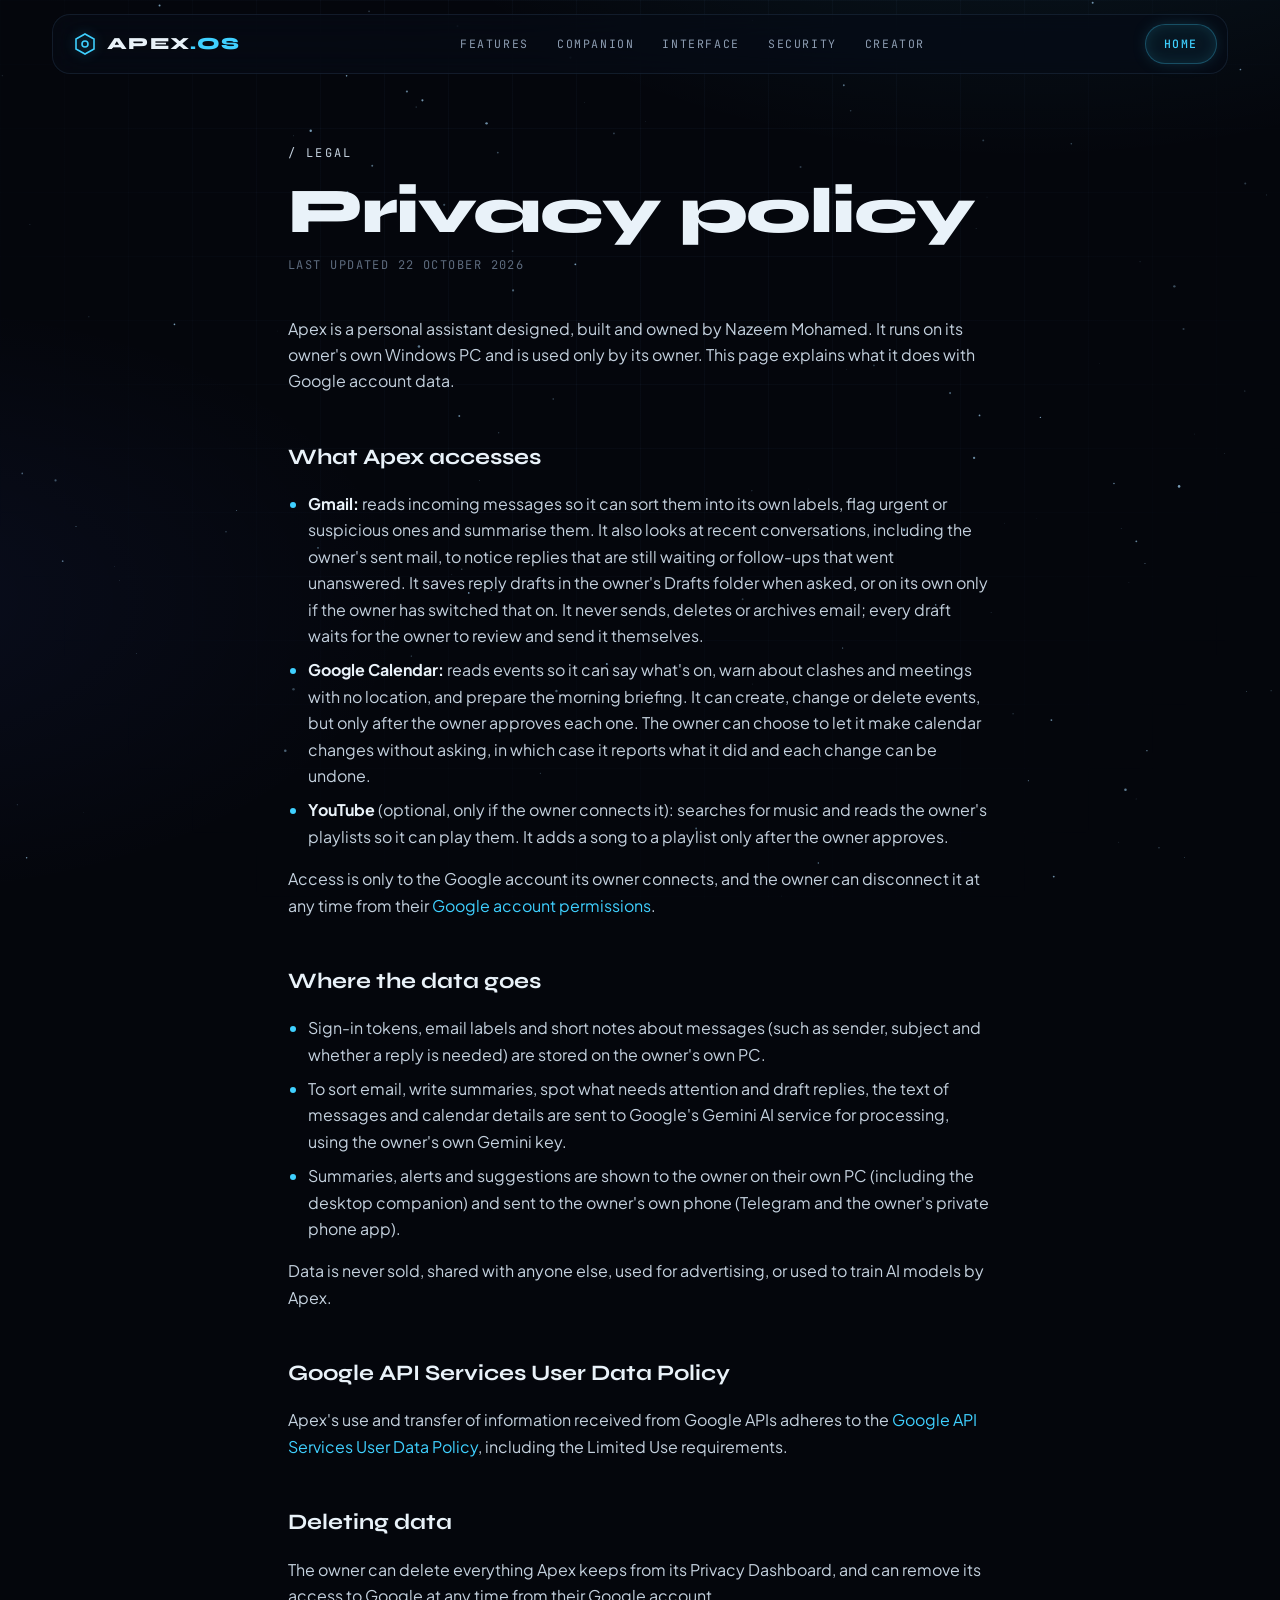
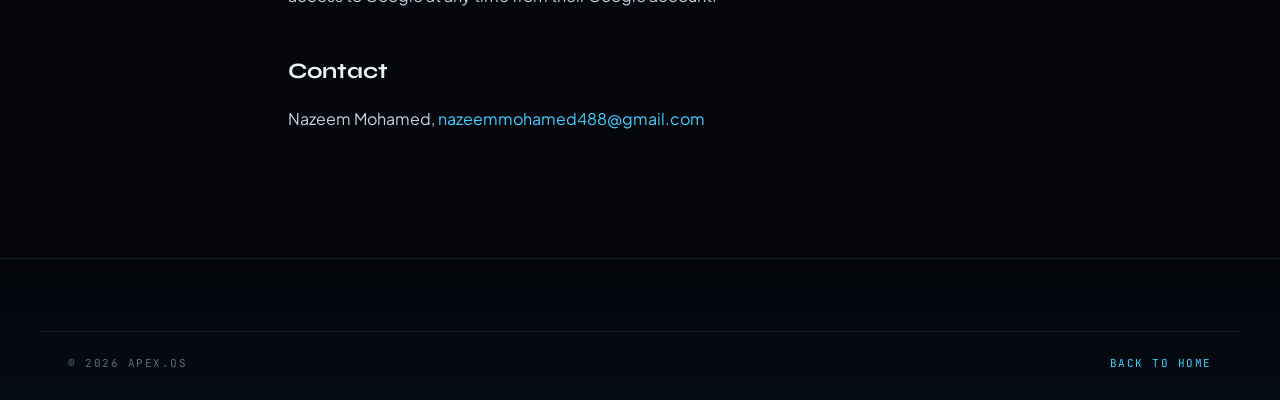
<file: privacy.html>
<!doctype html>
<html lang="en">
<head>
<meta charset="utf-8">
<meta name="viewport" content="width=device-width, initial-scale=1">
<title>Apex Privacy Policy</title>
<meta name="theme-color" content="#04060c">
<link rel="preconnect" href="https://fonts.googleapis.com">
<link rel="preconnect" href="https://fonts.gstatic.com" crossorigin>
<link href="https://fonts.googleapis.com/css2?family=Syne:wght@600;700;800&family=Plus+Jakarta+Sans:wght@300;400;500;600;700&family=JetBrains+Mono:wght@400;500&display=swap" rel="stylesheet">
<link rel="stylesheet" href="style.css?v=9">
</head>
<body>

<canvas class="stars" aria-hidden="true"></canvas>
<div class="progress" aria-hidden="true"></div>
<header class="site-header">
  <div class="nav-shell">
    <a class="brand" href="index.html" aria-label="Apex home">
      <svg class="brand-mark" viewBox="0 0 24 24" aria-hidden="true"><path d="M12 2 21 7v10l-9 5-9-5V7z"/><circle cx="12" cy="12" r="3"/></svg>
      <span>APEX<em>.OS</em></span>
    </a>
    <nav class="nav" id="nav" aria-label="Main">
      <a href="index.html#capabilities">Features</a>
      <a href="index.html#companion">Companion</a>
      <a href="index.html#interface">Interface</a>
      <a href="index.html#security">Security</a>
      <a href="index.html#creator">Creator</a>
    </nav>
    <a class="pill pill-glow nav-cta" href="index.html">Home</a>
    <button class="menu-btn" type="button" aria-expanded="false" aria-controls="nav" aria-label="Open menu"><span></span><span></span></button>
  </div>
</header>

<main class="doc">
  <p class="eyebrow">/ Legal</p>
  <h1>Privacy policy</h1>
  <p class="date">Last updated 22 October 2026</p>

  <p>Apex is a personal assistant designed, built and owned by Nazeem Mohamed. It runs on its owner's own Windows PC and is used only by
  its owner. This page explains what it does with Google account data.</p>

  <h2>What Apex accesses</h2>
  <ul>
    <li><strong>Gmail:</strong> reads incoming messages so it can sort them into its own labels, flag urgent
    or suspicious ones and summarise them. It also looks at recent conversations, including the owner's sent mail,
    to notice replies that are still waiting or follow-ups that went unanswered. It saves reply drafts in the
    owner's Drafts folder when asked, or on its own only if the owner has switched that on. It never sends,
    deletes or archives email; every draft waits for the owner to review and send it themselves.</li>
    <li><strong>Google Calendar:</strong> reads events so it can say what's on, warn about clashes and
    meetings with no location, and prepare the morning briefing. It can create, change or delete events,
    but only after the owner approves each one. The owner can choose to let it make calendar changes without
    asking, in which case it reports what it did and each change can be undone.</li>
    <li><strong>YouTube</strong> (optional, only if the owner connects it): searches for music and reads
    the owner's playlists so it can play them. It adds a song to a playlist only after the owner approves.</li>
  </ul>
  <p>Access is only to the Google account its owner connects, and the owner can disconnect it at
  any time from their <a href="https://myaccount.google.com/permissions">Google account permissions</a>.</p>

  <h2>Where the data goes</h2>
  <ul>
    <li>Sign-in tokens, email labels and short notes about messages (such as sender, subject and
    whether a reply is needed) are stored on the owner's own PC.</li>
    <li>To sort email, write summaries, spot what needs attention and draft replies, the text of
    messages and calendar details are sent to Google's Gemini AI service for processing, using the
    owner's own Gemini key.</li>
    <li>Summaries, alerts and suggestions are shown to the owner on their own PC (including the
    desktop companion) and sent to the owner's own phone (Telegram and the owner's private phone app).</li>
  </ul>
  <p>Data is never sold, shared with anyone else, used for advertising, or used to train AI models
  by Apex.</p>

  <h2>Google API Services User Data Policy</h2>
  <p>Apex's use and transfer of information received from Google APIs adheres to the
  <a href="https://developers.google.com/terms/api-services-user-data-policy">Google API Services User
  Data Policy</a>, including the Limited Use requirements.</p>

  <h2>Deleting data</h2>
  <p>The owner can delete everything Apex keeps from its Privacy Dashboard, and can remove its
  access to Google at any time from their Google account.</p>

  <h2>Contact</h2>
  <p>Nazeem Mohamed, <a href="mailto:nazeemmohamed488@gmail.com">nazeemmohamed488@gmail.com</a></p>
</main>

<footer class="site-footer">
  <div class="wrap footer-base">
    <span>&copy; 2026 Apex.OS</span>
    <a class="accent" href="index.html">Back to home</a>
  </div>
</footer>
<script src="motion.js?v=7"></script>

</body>
</html>
</file>
<file: style.css>
/* Apex.OS site. Deep navy, one cyan accent, wide display type, glass panels. */
:root {
  --bg: #04060c;
  --bg-2: #070b15;
  --panel: rgba(13, 20, 34, 0.66);
  --panel-solid: #0b111d;
  --line: rgba(130, 190, 255, 0.10);
  --line-2: rgba(63, 208, 255, 0.30);
  --text: #e9f2f9;
  --muted: #8c9cb1;
  --dim: #5d6b7e;
  --accent: #3fd0ff;
  --accent-2: #7be3ff;
  --accent-ink: #021018;
  --glow: rgba(63, 208, 255, 0.35);
  --wrap: 1200px;
  --display: "Syne", "Segoe UI", sans-serif;
  --body: "Plus Jakarta Sans", "Segoe UI", Roboto, Helvetica, Arial, sans-serif;
  --mono: "JetBrains Mono", ui-monospace, Consolas, monospace;
  --nav-top: calc(env(safe-area-inset-top, 0px) + 14px);
  color-scheme: dark;
}

* { box-sizing: border-box; }
html { scroll-behavior: smooth; scroll-padding-top: 96px; }
body {
  margin: 0; min-height: 100vh; overflow-x: hidden;
  background:
    radial-gradient(1100px 600px at 80% -10%, rgba(63, 208, 255, 0.10), transparent 60%),
    radial-gradient(900px 500px at -10% 30%, rgba(80, 110, 255, 0.07), transparent 60%),
    var(--bg);
  color: var(--text);
  font: 16px/1.65 var(--body);
  -webkit-font-smoothing: antialiased;
}
body::before { /* faint blueprint grid */
  content: ""; position: fixed; inset: 0; z-index: -1; pointer-events: none;
  background-image: linear-gradient(rgba(130, 190, 255, 0.035) 1px, transparent 1px), linear-gradient(90deg, rgba(130, 190, 255, 0.035) 1px, transparent 1px);
  background-size: 64px 64px;
  -webkit-mask-image: radial-gradient(ellipse at 50% 0%, #000 30%, transparent 85%);
  mask-image: radial-gradient(ellipse at 50% 0%, #000 30%, transparent 85%);
}
.stars { position: fixed; inset: 0; width: 100%; height: 100%; z-index: -1; pointer-events: none; }
a { color: var(--accent); text-decoration: none; }
img { max-width: 100%; height: auto; display: block; }
button { font: inherit; color: inherit; }
:focus-visible { outline: 2px solid var(--accent); outline-offset: 3px; border-radius: 6px; }
::selection { background: rgba(63, 208, 255, 0.3); }

.wrap { max-width: var(--wrap); margin: 0 auto; padding: 0 28px; }
.accent { color: var(--accent); }
.skip { position: absolute; left: 16px; top: -60px; z-index: 100; background: var(--accent); color: var(--accent-ink); padding: 8px 14px; border-radius: 8px; font-weight: 600; }
.skip:focus { top: 16px; }

/* ---------- type ---------- */
.display, .display-sm, h3 { font-family: var(--display); }
.display { margin: 0 0 26px; font-weight: 800; text-transform: uppercase; letter-spacing: -0.02em; line-height: 0.95; font-size: clamp(40px, 4vw, 60px); }
.display .line { display: block; }
.display .accent { color: var(--accent); text-shadow: 0 0 40px rgba(63, 208, 255, 0.35); }
.outline { color: transparent; -webkit-text-stroke: 1.5px rgba(160, 225, 255, 0.55); }
.display-sm { margin: 0 0 16px; font-weight: 800; letter-spacing: -0.02em; line-height: 1.02; font-size: clamp(34px, 4.6vw, 58px); }
.eyebrow { margin: 0 0 16px; font-family: var(--mono); font-size: 12px; letter-spacing: 0.18em; text-transform: uppercase; color: var(--accent); }
.section-lead { margin: 0; color: var(--muted); font-size: 17px; max-width: 620px; }
h3 { font-size: 19px; font-weight: 700; letter-spacing: -0.01em; margin: 0 0 8px; }

/* ---------- buttons ---------- */
.pill {
  display: inline-flex; align-items: center; gap: 10px; padding: 13px 24px; border-radius: 999px;
  font-family: var(--mono); font-size: 12.5px; font-weight: 500; letter-spacing: 0.14em; text-transform: uppercase;
  border: 1px solid transparent; transition: transform 0.2s ease, box-shadow 0.25s ease, background 0.2s ease, border-color 0.2s ease;
}
.pill:hover { transform: translateY(-2px); }
.pill-solid { background: var(--accent); color: var(--accent-ink); box-shadow: 0 0 0 1px rgba(63, 208, 255, 0.6), 0 8px 30px -6px var(--glow); }
.pill-solid:hover { background: var(--accent-2); box-shadow: 0 0 0 1px var(--accent-2), 0 12px 40px -4px rgba(63, 208, 255, 0.55); }
.pill-ghost { color: var(--text); border-color: rgba(160, 200, 240, 0.18); background: rgba(10, 16, 28, 0.6); }
.pill-ghost:hover { border-color: var(--line-2); }
.pill-glow { color: var(--accent); border-color: var(--line-2); background: rgba(63, 208, 255, 0.06); box-shadow: inset 0 0 14px rgba(63, 208, 255, 0.12), 0 0 18px -6px var(--glow); padding: 10px 18px; font-size: 11.5px; }
.pill-glow:hover { background: rgba(63, 208, 255, 0.14); }

/* ---------- header ---------- */
.progress { position: fixed; left: 0; right: 0; top: 0; height: 2px; z-index: 60; background: linear-gradient(90deg, transparent, var(--accent)); transform: scaleX(0); transform-origin: 0 50%; }
.site-header { position: fixed; top: var(--nav-top); left: 0; right: 0; z-index: 50; padding: 0 20px; pointer-events: none; }
.nav-shell {
  pointer-events: auto; position: relative; max-width: calc(var(--wrap) - 24px); margin: 0 auto; height: 60px;
  display: flex; align-items: center; gap: 24px; padding: 0 10px 0 20px; border-radius: 18px;
  background: rgba(8, 12, 22, 0.62); border: 1px solid var(--line);
  -webkit-backdrop-filter: blur(16px) saturate(140%); backdrop-filter: blur(16px) saturate(140%);
  transition: box-shadow 0.3s ease, border-color 0.3s ease, background 0.3s ease;
}
.scrolled .nav-shell { border-color: rgba(63, 208, 255, 0.18); background: rgba(8, 12, 22, 0.82); box-shadow: 0 10px 40px -10px rgba(0, 0, 0, 0.7), 0 0 30px -12px var(--glow); }
.brand { display: inline-flex; align-items: center; gap: 10px; color: var(--text); font-family: var(--display); font-weight: 800; font-size: 17px; letter-spacing: 0.08em; }
.brand em { font-style: normal; color: var(--accent); }
.brand-mark { width: 24px; height: 24px; fill: none; stroke: var(--accent); stroke-width: 1.6; filter: drop-shadow(0 0 6px var(--glow)); }
.nav { display: flex; gap: 4px; margin: 0 auto; }
.nav a { color: var(--muted); font-family: var(--mono); font-size: 11.5px; letter-spacing: 0.14em; text-transform: uppercase; padding: 8px 12px; border-radius: 10px; transition: color 0.2s ease, background 0.2s ease; }
.nav a:hover, .nav a.current { color: var(--text); background: rgba(63, 208, 255, 0.07); }
.nav a.current { color: var(--accent); }
.menu-btn { display: none; }

/* ---------- hero ---------- */
.hero { position: relative; padding: calc(var(--nav-top) + 120px) 0 40px; }
.hero-grid { display: grid; grid-template-columns: minmax(0, 1.05fr) minmax(0, 1fr); gap: 32px; align-items: center; }
.chip {
  display: inline-flex; align-items: center; gap: 10px; margin: 0 0 28px; padding: 7px 14px; border-radius: 999px;
  font-family: var(--mono); font-size: 11px; letter-spacing: 0.16em; text-transform: uppercase; color: var(--accent);
  border: 1px solid var(--line-2); background: rgba(63, 208, 255, 0.05);
}
.chip-dot { width: 7px; height: 7px; border-radius: 50%; background: var(--accent); box-shadow: 0 0 10px var(--accent); animation: pulse 2s ease-in-out infinite; }
@keyframes pulse { 50% { opacity: 0.35; } }
.lead { font-size: 18px; color: #b4c3d3; max-width: 520px; margin: 0 0 36px; }
.hero-actions { display: flex; gap: 12px; flex-wrap: wrap; }

/* particle core */
.core { position: relative; aspect-ratio: 1; width: 100%; max-width: 540px; margin-bottom: 64px; justify-self: center; touch-action: pan-y; cursor: grab; }
.core.dragging { cursor: grabbing; }
.core::before { content: ""; position: absolute; inset: 14%; border-radius: 50%; background: radial-gradient(circle, rgba(63, 208, 255, 0.16), transparent 65%); filter: blur(10px); }
.core-canvas { position: absolute; inset: 0; width: 100%; height: 100%; }
.core-nodes { position: absolute; inset: 0; pointer-events: none; }
.node {
  pointer-events: auto; position: absolute; left: 50%; top: 50%; width: 46px; height: 46px; margin: -23px 0 0 -23px;
  display: grid; place-items: center; border-radius: 50%; cursor: pointer;
  background: rgba(8, 14, 26, 0.85); border: 1px solid rgba(63, 208, 255, 0.28);
  transition: border-color 0.2s ease, box-shadow 0.25s ease, background 0.2s ease;
}
.node svg { width: 19px; height: 19px; fill: none; stroke: var(--accent); stroke-width: 1.6; stroke-linecap: round; stroke-linejoin: round; }
.node span {
  position: absolute; top: calc(100% + 6px); left: 50%; transform: translateX(-50%); white-space: nowrap;
  font-family: var(--mono); font-size: 9.5px; letter-spacing: 0.16em; text-transform: uppercase; color: var(--muted);
  padding: 2px 7px; border-radius: 6px; transition: color 0.2s ease, background 0.2s ease;
}
.node:hover, .node.active { border-color: var(--accent); background: rgba(63, 208, 255, 0.12); box-shadow: 0 0 22px -2px var(--glow), inset 0 0 12px rgba(63, 208, 255, 0.2); }
.node.active span { color: var(--accent-ink); background: var(--accent); }
.core-info { position: absolute; left: 50%; top: 100%; margin-top: 4px; transform: translateX(-50%); width: min(340px, 90%); text-align: center; pointer-events: none; }
.core-title { margin: 0; font-family: var(--display); font-weight: 700; font-size: 16px; }
.core-text { margin: 4px 0 0; color: var(--muted); font-size: 13.5px; line-height: 1.5; min-height: 2lh; }
.core-hint { position: absolute; top: -8px; left: 0; right: 0; text-align: center; margin: 0; font-family: var(--mono); font-size: 10px; letter-spacing: 0.18em; text-transform: uppercase; color: var(--dim); }

/* stats */
.stats { margin: 72px 0 0; display: grid; grid-template-columns: repeat(4, 1fr); gap: 14px; }
.stat { padding: 22px 22px 20px; border-radius: 16px; background: var(--panel); border: 1px solid var(--line); }
.stat dt { font-family: var(--display); font-weight: 800; font-size: 36px; line-height: 1; letter-spacing: -0.02em; color: var(--text); }
.stat dt small { font-size: 0.55em; color: var(--accent); margin-left: 2px; }
.stat dd { margin: 10px 0 0; color: var(--muted); font-size: 13.5px; line-height: 1.45; }

/* ticker */
.ticker { position: relative; margin-top: 56px; overflow: hidden; border-block: 1px solid var(--line); background: rgba(8, 12, 22, 0.6); padding: 18px 0;
  -webkit-mask-image: linear-gradient(90deg, transparent, #000 10%, #000 90%, transparent); mask-image: linear-gradient(90deg, transparent, #000 10%, #000 90%, transparent); }
.ticker-track { display: flex; align-items: center; gap: 30px; width: max-content; animation: marquee 40s linear infinite; }
.ticker span { font-family: var(--display); font-weight: 700; font-size: 18px; text-transform: uppercase; letter-spacing: 0.04em; color: #c9d7e4; white-space: nowrap; }
.ticker i { font-style: normal; color: var(--accent); font-size: 14px; }
@keyframes marquee { to { transform: translateX(-50%); } }

/* ---------- sections ---------- */
.section { position: relative; padding: 130px 0; }
.section-glow::before { content: ""; position: absolute; inset: 0; z-index: -1; pointer-events: none; background: radial-gradient(800px 420px at 50% 0%, rgba(63, 208, 255, 0.06), transparent 70%); border-top: 1px solid var(--line); }
.section-head { max-width: 720px; margin-bottom: 44px; }

/* glass card with a cursor-following glow */
.glow-card { position: relative; isolation: isolate; background: var(--panel); border: 1px solid var(--line); border-radius: 18px; transition: border-color 0.25s ease, transform 0.25s ease, box-shadow 0.25s ease; }
.glow-card::after {
  content: ""; position: absolute; inset: 0; z-index: -1; border-radius: inherit; opacity: 0; transition: opacity 0.3s ease; pointer-events: none;
  background: radial-gradient(360px circle at var(--mx, 50%) var(--my, 0%), rgba(63, 208, 255, 0.11), transparent 60%);
}
.glow-card:hover { border-color: rgba(63, 208, 255, 0.32); transform: translateY(-3px); box-shadow: 0 18px 50px -24px rgba(63, 208, 255, 0.35); }
.glow-card:hover::after { opacity: 1; }

.icon-tile {
  width: 44px; height: 44px; flex: none; display: grid; place-items: center; border-radius: 12px;
  border: 1px solid rgba(63, 208, 255, 0.26); background: linear-gradient(180deg, rgba(63, 208, 255, 0.12), rgba(63, 208, 255, 0.02));
}
.icon-tile svg { width: 20px; height: 20px; fill: none; stroke: var(--accent); stroke-width: 1.6; stroke-linecap: round; stroke-linejoin: round; }

/* filters */
.filters { display: flex; flex-wrap: wrap; gap: 8px; margin: -12px 0 28px; }
.filter {
  cursor: pointer; padding: 9px 16px; border-radius: 999px; border: 1px solid var(--line); background: rgba(10, 16, 28, 0.6);
  font-family: var(--mono); font-size: 11.5px; letter-spacing: 0.12em; text-transform: uppercase; color: var(--muted); transition: all 0.2s ease;
}
.filter b { font-weight: 500; color: var(--dim); margin-left: 4px; }
.filter:hover { color: var(--text); border-color: var(--line-2); }
.filter.active { color: var(--accent-ink); background: var(--accent); border-color: var(--accent); box-shadow: 0 0 20px -6px var(--glow); }
.filter.active b { color: rgba(2, 16, 24, 0.6); }

/* feature cards */
.features { display: grid; grid-template-columns: repeat(4, minmax(0, 1fr)); gap: 16px; }
.feature { display: flex; flex-direction: column; min-width: 0; padding: 18px 20px 22px; }
.feature.hide { display: none; }
.feature.pop { animation: pop 0.45s cubic-bezier(0.2, 0.7, 0.2, 1) both; }
@keyframes pop { from { opacity: 0; transform: translateY(14px) scale(0.98); } }
.feature-top { display: flex; align-items: center; justify-content: space-between; margin: 4px 0 18px; }
.feature-num { font-family: var(--mono); color: var(--dim); font-size: 12px; letter-spacing: 0.1em; }
.feature p { margin: 0 0 18px; color: var(--muted); font-size: 14.5px; line-height: 1.6; }
.tags { list-style: none; margin: auto 0 0; padding: 16px 0 0; border-top: 1px solid var(--line); display: grid; gap: 7px; }
.tags li { font-family: var(--mono); font-size: 10.5px; letter-spacing: 0.12em; text-transform: uppercase; color: #a5b4c4; padding-left: 14px; position: relative; }
.tags li::before { content: ""; position: absolute; left: 0; top: 6px; width: 5px; height: 5px; background: var(--accent); border-radius: 50%; box-shadow: 0 0 6px var(--accent); }

/* ---------- feature pictures ---------- */
.m {
  position: relative; height: 158px; margin-bottom: 4px; padding: 13px; overflow: hidden;
  background: rgba(4, 9, 16, 0.7); border: 1px solid rgba(63, 208, 255, 0.12); border-radius: 12px;
  font-family: var(--mono); font-size: 11px; color: #a9b6c0;
  display: flex; flex-direction: column; gap: 8px;
}
.m p { margin: 0; color: inherit; font-size: inherit; line-height: 1.45; }
.m-cap { color: var(--accent) !important; letter-spacing: 0.1em; text-transform: uppercase; font-size: 10px !important; }
.m-you { color: #7f8d98 !important; }
.m-jar { color: #d7e2ea !important; }
.m-wave { display: flex; align-items: flex-end; gap: 3px; height: 34px; }
.m-wave i { flex: 1; height: calc(var(--h) * 1%); background: var(--accent); border-radius: 1px; opacity: 0.85; transform-origin: bottom; animation: wave 1.2s ease-in-out infinite; }
.m-wave i:nth-child(3n) { animation-delay: -0.4s; }
.m-wave i:nth-child(3n+1) { animation-delay: -0.8s; }
.m-wave.sm { height: 20px; flex: 1; }
@keyframes wave { 0%, 100% { transform: scaleY(0.45); } 50% { transform: scaleY(1); } }
.m-chips { display: flex; gap: 6px; margin-top: auto; }
.m-chips span { border: 1px solid #1f4250; border-radius: 5px; padding: 2px 7px; color: var(--accent); font-size: 10px; }
.m-bubble { background: #0c1a24; border: 1px solid #1f4250; border-radius: 9px; padding: 9px 10px; display: grid; gap: 7px; }
.m-note { display: flex; align-items: center; gap: 8px; }
.m-play { width: 22px; height: 22px; border-radius: 50%; background: var(--accent); position: relative; flex: none; }
.m-play::after { content: ""; position: absolute; left: 8px; top: 6px; border-left: 8px solid #04121a; border-top: 5px solid transparent; border-bottom: 5px solid transparent; }
.m-time { color: #7f8d98; }
.m-row { display: flex; align-items: center; gap: 8px; margin-top: auto; }
.m-sun { width: 12px; height: 12px; border-radius: 50%; background: #ffb020; box-shadow: 0 0 8px #ffb020; }
.m-sep { width: 1px; height: 12px; background: #2a3a44; }
.m-mail { display: flex; justify-content: space-between; align-items: center; gap: 6px; padding: 4px 8px; border: 1px solid #172a33; border-radius: 6px; background: #0b1820; }
.m-from { color: #d7e2ea; }
.m-lbl { font-size: 9.5px; padding: 1px 6px; border-radius: 3px; border: 1px solid; }
.l-reply { color: var(--accent); border-color: #1f4a5a; }
.l-rec { color: #8fd18b; border-color: #2c4a2a; }
.l-sus { color: #ff7a6b; border-color: #5a2a26; }
.m-draft { margin-top: auto; color: #7f8d98; font-size: 10px; }
.m-watch { flex-direction: row; align-items: center; gap: 14px; }
.m-radar { position: relative; width: 96px; height: 96px; flex: none; border-radius: 50%; border: 1px solid #1f4250; background: repeating-radial-gradient(circle, transparent 0 17px, #15323d 17px 18px); overflow: hidden; }
.m-sweep { position: absolute; left: 50%; top: 50%; width: 50%; height: 2px; background: var(--accent); transform-origin: 0 50%; animation: sweep 3.2s linear infinite; box-shadow: 0 0 8px var(--accent); }
@keyframes sweep { to { transform: rotate(360deg); } }
.m-blip { position: absolute; width: 6px; height: 6px; border-radius: 50%; background: var(--accent); animation: blip 3.2s ease-in-out infinite; }
.b1 { left: 68%; top: 30%; }
.b2 { left: 30%; top: 62%; background: #ffb020; animation-delay: 1.6s; }
@keyframes blip { 0%, 100% { opacity: 0.2; } 40% { opacity: 1; } }
.m-alert { border-left: 2px solid var(--accent); padding-left: 10px; display: grid; gap: 4px; color: #d7e2ea; }
.m-docs { display: flex; gap: 6px; flex-wrap: wrap; }
.m-docs span { border: 1px solid #1f4250; border-radius: 5px; padding: 3px 7px; background: #0b1820; }
.m-qa { margin-top: auto; display: grid; gap: 4px; }
.m-res { display: flex; justify-content: space-between; gap: 6px; padding: 3px 0; border-bottom: 1px solid #14242c; color: #d7e2ea; }
.m-ok { color: #8fd18b; }
.m-ok::before { content: ""; display: inline-block; width: 7px; height: 4px; margin-right: 6px; border-left: 1.5px solid #8fd18b; border-bottom: 1.5px solid #8fd18b; transform: rotate(-45deg) translateY(-2px); }
.m-relay { flex-direction: row; align-items: center; justify-content: space-between; gap: 2px; }
.m-node span { font-size: 9.5px; white-space: nowrap; }
.m-node { display: grid; justify-items: center; gap: 6px; }
.m-node svg { width: 28px; height: 28px; fill: none; stroke: #7f8d98; stroke-width: 1.5; stroke-linecap: round; stroke-linejoin: round; }
.m-node.on svg { stroke: var(--accent); filter: drop-shadow(0 0 5px var(--glow)); }
.m-node.off { opacity: 0.55; }
.m-link { flex: 1; min-width: 14px; height: 2px; margin: 0 2px 18px; background: repeating-linear-gradient(90deg, var(--accent) 0 6px, transparent 6px 12px); background-size: 24px 2px; animation: flow 1s linear infinite; opacity: 0.8; }
@keyframes flow { to { background-position: 24px 0; } }
.m-mobile { flex-direction: row; align-items: center; gap: 16px; }
.m-phone { position: relative; width: 66px; height: 118px; flex: none; border: 1.5px solid #2a4a58; border-radius: 12px; background: #071016; display: grid; place-items: center; }
.m-orb { width: 22px; height: 22px; border-radius: 50%; background: var(--accent); box-shadow: 0 0 14px rgba(63, 208, 255, 0.6); animation: breathe 2.4s ease-in-out infinite; }
.m-ring { position: absolute; width: 44px; height: 16px; border: 1px dashed var(--accent); border-radius: 50%; opacity: 0.6; }
.m-pbar { position: absolute; bottom: 8px; width: 22px; height: 2px; background: #2a4a58; border-radius: 2px; }
@keyframes breathe { 0%, 100% { transform: scale(0.9); opacity: 0.8; } 50% { transform: scale(1.08); opacity: 1; } }
.m-siri { display: grid; gap: 4px; color: #d7e2ea; }
.m-btns { display: flex; flex-wrap: wrap; gap: 5px; margin-top: auto; }
.m-btns span { border: 1px solid #1f4250; border-radius: 5px; padding: 2px 7px; color: #a9b6c0; font-size: 10px; }
.m-btns span.on { background: var(--accent); border-color: var(--accent); color: var(--accent-ink); }
.m-dial { display: flex; justify-content: space-between; align-items: center; padding: 3px 0; border-bottom: 1px solid #14242c; color: #d7e2ea; }
.m-dial b { font-weight: 400; font-size: 9.5px; padding: 1px 7px; border-radius: 3px; border: 1px solid; }
.d-ask { color: #9aa3ab; border-color: #34404a; }
.d-tell { color: #ffb020; border-color: #5a4420; }
.d-auto { color: var(--accent); border-color: #1f4a5a; }

/* ---------- companion ---------- */
.cmp-intro { display: grid; grid-template-columns: minmax(0, 1fr) minmax(0, 1fr); gap: 56px; align-items: center; margin-bottom: 56px; }
.cmp-intro .section-head { margin-bottom: 0; }
.poses { display: flex; flex-wrap: wrap; gap: 8px; margin-top: 28px; }
.pose { cursor: pointer; padding: 9px 15px; border-radius: 999px; border: 1px solid var(--line); background: rgba(10, 16, 28, 0.6); font-family: var(--mono); font-size: 11px; letter-spacing: 0.12em; text-transform: uppercase; color: var(--muted); transition: all 0.2s ease; }
.pose:hover { color: var(--text); border-color: var(--line-2); }
.pose.active { color: var(--accent); border-color: var(--accent); background: rgba(63, 208, 255, 0.1); box-shadow: 0 0 18px -6px var(--glow); }
.cmp-stage {
  position: relative; margin: 0; height: 460px; overflow: hidden; border-radius: 22px; border: 1px solid rgba(63, 208, 255, 0.2);
  background:
    radial-gradient(ellipse at 50% 90%, rgba(63, 208, 255, 0.18), transparent 55%),
    linear-gradient(rgba(130, 190, 255, 0.05) 1px, transparent 1px) 0 0 / 40px 40px,
    linear-gradient(90deg, rgba(130, 190, 255, 0.05) 1px, transparent 1px) 0 0 / 40px 40px,
    #050a12;
  box-shadow: 0 30px 80px -40px rgba(63, 208, 255, 0.45), inset 0 1px 0 rgba(255, 255, 255, 0.04);
}
.cmp-jv { position: absolute; left: 0; bottom: 0; z-index: 2; will-change: transform; pointer-events: none; }
.cmp-hero { display: block; height: 212px; width: auto; max-width: none; filter: drop-shadow(0 8px 18px rgba(63, 208, 255, 0.3)); transform-origin: 50% 100%; }
.cmp-hero.flip { transform: scaleX(-1); }
.cmp-taskbar { position: absolute; left: 0; right: 0; bottom: 0; height: 40px; z-index: 1; display: flex; align-items: center; justify-content: center; gap: 10px; background: rgba(12, 18, 30, 0.92); border-top: 1px solid var(--line); }
.cmp-taskbar span { width: 22px; height: 22px; border-radius: 6px; background: rgba(130, 190, 255, 0.10); }
.cmp-taskbar span:first-child { background: rgba(63, 208, 255, 0.35); }

/* the fake app window he perches on */
.cmp-window { position: absolute; left: 8%; top: 55%; width: 44%; height: 25%; z-index: 1; opacity: 0; border-radius: 10px; overflow: hidden; background: #0b1422; border: 1px solid rgba(130, 190, 255, 0.18); box-shadow: 0 20px 40px -18px rgba(0, 0, 0, 0.9); transform-origin: 50% 100%; }
.cw-bar { display: flex; align-items: center; gap: 5px; height: 22px; padding: 0 9px; background: #101c2e; border-bottom: 1px solid rgba(130, 190, 255, 0.12); }
.cw-bar i { width: 7px; height: 7px; border-radius: 50%; background: #2a3a50; }
.cw-bar i:first-child { background: #ff6b6b; }
.cw-bar span { margin-left: 6px; font-family: var(--mono); font-size: 9.5px; color: var(--muted); white-space: nowrap; }
.cw-body { display: grid; grid-template-columns: repeat(3, 1fr); gap: 5px; padding: 9px; }
.cw-body b { height: 9px; border-radius: 2px; background: rgba(130, 190, 255, 0.08); }
.cw-body b:nth-child(3n+1) { background: rgba(63, 208, 255, 0.18); }

/* dropped file, cursor, sleep z's, pause button */
.cmp-file { position: absolute; left: 0; top: 0; z-index: 4; opacity: 0; display: grid; justify-items: center; gap: 3px; pointer-events: none; }
.cmp-file svg { width: 34px; height: 34px; fill: rgba(63, 208, 255, 0.12); stroke: var(--accent); stroke-width: 1.4; stroke-linejoin: round; filter: drop-shadow(0 0 8px var(--glow)); }
.cmp-file span { font-family: var(--mono); font-size: 9.5px; color: #d7e2ea; background: rgba(8, 18, 28, 0.9); padding: 1px 6px; border-radius: 4px; }
.cmp-cursor { position: absolute; left: 0; top: 0; z-index: 5; width: 22px; height: 22px; opacity: 0; fill: #f4f8fb; stroke: #04060c; stroke-width: 1.2; stroke-linejoin: round; filter: drop-shadow(0 2px 4px rgba(0, 0, 0, 0.6)); pointer-events: none; }
.cmp-zzz { position: absolute; left: 0; bottom: 0; z-index: 3; opacity: 0; pointer-events: none; }
.cmp-zzz span { position: absolute; font-family: var(--display); font-weight: 800; color: var(--accent); text-shadow: 0 0 10px var(--glow); animation: zzz 2.4s ease-out infinite; opacity: 0; }
.cmp-zzz span:nth-child(1) { left: 0; font-size: 14px; }
.cmp-zzz span:nth-child(2) { left: 12px; font-size: 18px; animation-delay: 0.8s; }
.cmp-zzz span:nth-child(3) { left: 26px; font-size: 24px; animation-delay: 1.6s; }
@keyframes zzz { 0% { opacity: 0; transform: translate(0, 0); } 25% { opacity: 1; } 100% { opacity: 0; transform: translate(14px, -46px); } }
.cmp-play { position: absolute; right: 8px; bottom: 5px; z-index: 6; width: 30px; height: 30px; display: grid; place-items: center; border-radius: 10px; cursor: pointer; border: 1px solid var(--line); background: rgba(8, 14, 26, 0.8); transition: border-color 0.2s ease; }
.cmp-play:hover { border-color: var(--line-2); }
.cmp-play svg { width: 14px; height: 14px; fill: none; stroke: var(--accent); stroke-width: 2; stroke-linecap: round; stroke-linejoin: round; }
.cmp-play .i-play { display: none; fill: var(--accent); }
.cmp-play[aria-pressed="true"] .i-pause { display: none; }
.cmp-play[aria-pressed="true"] .i-play { display: block; }

.cmp-bubble {
  position: absolute; left: 50%; bottom: 290px; transform: translateX(-50%); width: min(300px, 84%);
  padding: 12px 14px; display: grid; gap: 8px; z-index: 4;
  background: rgba(8, 18, 28, 0.94); border: 1px solid var(--accent); border-radius: 14px; box-shadow: 0 0 26px rgba(63, 208, 255, 0.25);
  font-size: 13.5px; line-height: 1.5; color: #d7e2ea; transition: opacity 0.25s ease;
}
.cmp-bubble.hidden { opacity: 0; }
.cmp-bubble::after { content: ""; position: absolute; left: calc(50% + var(--tail, 0px)); bottom: -7px; width: 12px; height: 12px; background: #08121c; border-right: 1px solid var(--accent); border-bottom: 1px solid var(--accent); transform: translateX(-50%) rotate(45deg); }
.cmp-bubble p { margin: 0; }
.cmp-label { font-family: var(--mono); font-size: 10.5px; letter-spacing: 0.1em; color: var(--accent); }
.cmp-btns:empty { display: none; }
.cmp-btns span { font-family: var(--mono); font-size: 10.5px; transition: transform 0.15s ease, box-shadow 0.15s ease; }
.cmp-btns span.press { transform: scale(0.92); box-shadow: 0 0 16px var(--glow); }
.dots { display: inline-flex; gap: 5px; padding: 4px 0; }
.dots i { width: 7px; height: 7px; border-radius: 50%; background: var(--accent); animation: dot 1s ease-in-out infinite; }
.dots i:nth-child(2) { animation-delay: 0.15s; }
.dots i:nth-child(3) { animation-delay: 0.3s; }
@keyframes dot { 0%, 100% { opacity: 0.25; transform: translateY(0); } 50% { opacity: 1; transform: translateY(-3px); } }

/* chapter chips double as a progress bar */
.pose { position: relative; overflow: hidden; }
.pose span { position: relative; z-index: 1; }
.pose::before { content: ""; position: absolute; left: 0; top: 0; bottom: 0; width: calc(var(--p, 0) * 100%); background: rgba(63, 208, 255, 0.16); }
.cmp-grid { display: grid; grid-template-columns: repeat(4, minmax(0, 1fr)); gap: 14px; margin-bottom: 28px; }
.mini { padding: 22px; }
.mini-k { display: inline-block; margin-bottom: 16px; font-family: var(--mono); font-size: 10.5px; letter-spacing: 0.16em; text-transform: uppercase; color: var(--accent); padding: 3px 9px; border-radius: 6px; border: 1px solid var(--line-2); background: rgba(63, 208, 255, 0.05); }
.mini h3 { font-size: 17px; }
.mini p { margin: 0; color: var(--muted); font-size: 14px; line-height: 1.6; }
.cmp-note { color: var(--muted); font-size: 15px; margin: 0; max-width: 780px; }

/* ---------- interface stages ---------- */
.stages { --stage: #3fd0ff; display: grid; grid-template-columns: minmax(0, 0.85fr) minmax(0, 1.4fr); gap: 56px; align-items: start; }
.stage-list { list-style: none; margin: 0; padding: 0; }
.stage { min-height: min(62vh, 560px); display: flex; flex-direction: column; justify-content: center; padding: 0 0 0 24px; border-left: 2px solid var(--line); opacity: 0.38; transition: opacity 0.4s ease, border-color 0.4s ease; cursor: pointer; }
.stage.active { opacity: 1; border-left-color: var(--c); }
.stage h3 { font-size: clamp(30px, 3.4vw, 44px); font-weight: 800; text-transform: uppercase; margin: 8px 0 12px; }
.stage.active h3 { color: var(--c); text-shadow: 0 0 30px color-mix(in srgb, var(--c) 40%, transparent); }
.stage p { color: var(--muted); margin: 0; max-width: 420px; }
.stage-meta { font-family: var(--mono); font-size: 11px; letter-spacing: 0.16em; text-transform: uppercase; display: flex; align-items: center; gap: 8px; }
.swatch { width: 10px; height: 10px; border-radius: 50%; background: var(--c); box-shadow: 0 0 10px var(--c); }
.stage-img-mobile { display: none; }
.stage-stick { position: sticky; top: calc(var(--nav-top) + 20vh); }
.stage-frames { position: relative; margin: 0; aspect-ratio: 16 / 9; max-width: 100%; border: 1px solid var(--stage); border-radius: 16px; overflow: hidden; background: #04070a; transition: border-color 0.5s ease, box-shadow 0.5s ease; box-shadow: 0 30px 90px -40px var(--stage); }
.frame { position: absolute; inset: 0; width: 100%; height: 100%; object-fit: cover; opacity: 0; transform: scale(1.04); transition: opacity 0.6s ease, transform 0.9s cubic-bezier(0.2, 0.7, 0.2, 1); }
.frame.active { opacity: 1; transform: none; }
.stage-note { color: var(--dim); font-family: var(--mono); font-size: 11px; letter-spacing: 0.08em; margin: 14px 0 0; }

/* ---------- security ---------- */
.shield-grid { display: grid; grid-template-columns: repeat(3, minmax(0, 1fr)); gap: 14px; }
.shield { padding: 26px; }
.shield .icon-tile { margin-bottom: 20px; }
.shield p { margin: 0; color: var(--muted); font-size: 14.5px; }

/* ---------- creator hub ---------- */
.hub { display: grid; grid-template-columns: minmax(0, 1.5fr) minmax(0, 1fr); gap: 48px; align-items: center; padding: 52px; border-radius: 26px; overflow: hidden; }
.hub:hover { transform: none; }
.hub::before { content: ""; position: absolute; right: -120px; top: -120px; width: 380px; height: 380px; border-radius: 50%; background: radial-gradient(circle, rgba(63, 208, 255, 0.16), transparent 70%); z-index: -1; }
.vision { margin: 8px 0 0; padding: 4px 0 4px 20px; border-left: 2px solid var(--accent); }
.vision p { margin: 0; font-size: 17px; line-height: 1.7; color: #c4d1de; }
.hub-links { display: grid; gap: 12px; }
.hub-link { display: flex; align-items: center; gap: 14px; padding: 16px 18px; border-radius: 14px; border: 1px solid var(--line); background: rgba(4, 9, 16, 0.6); color: var(--text); font-weight: 500; overflow-wrap: anywhere; transition: border-color 0.2s ease, background 0.2s ease, transform 0.2s ease; }
.hub-link:hover { border-color: var(--line-2); background: rgba(63, 208, 255, 0.06); transform: translateX(3px); }
.hub-link small { display: block; font-family: var(--mono); font-size: 10px; letter-spacing: 0.16em; text-transform: uppercase; color: var(--accent); font-weight: 400; }

/* ---------- footer ---------- */
.site-footer { position: relative; padding: 72px 0 28px; border-top: 1px solid var(--line); background: linear-gradient(180deg, transparent, rgba(63, 208, 255, 0.03)); overflow: hidden; }
.footer-grid { display: grid; grid-template-columns: 1.6fr 1fr 1fr; gap: 40px; }
.footer-blurb { color: var(--muted); font-size: 14.5px; max-width: 340px; margin: 14px 0 0; }
.footer-h { margin: 0 0 14px; font-family: var(--mono); font-size: 11px; letter-spacing: 0.18em; text-transform: uppercase; color: var(--accent); }
.footer-col a { display: block; color: var(--muted); font-size: 14.5px; padding: 4px 0; transition: color 0.2s ease; }
.footer-col a:hover { color: var(--text); }
.mega { margin: 56px 0 28px; overflow: hidden; }
.mega-track { display: flex; width: max-content; animation: marquee 34s linear infinite; }
.mega span { font-family: var(--display); font-weight: 800; text-transform: uppercase; font-size: clamp(64px, 11vw, 168px); line-height: 1; letter-spacing: -0.02em; white-space: nowrap; color: transparent; -webkit-text-stroke: 1.5px rgba(63, 208, 255, 0.45); }
.footer-base { display: flex; justify-content: space-between; gap: 16px; flex-wrap: wrap; padding-top: 22px; border-top: 1px solid var(--line); font-family: var(--mono); font-size: 11px; letter-spacing: 0.14em; text-transform: uppercase; color: var(--dim); }

/* ---------- privacy page ---------- */
.doc { max-width: 760px; margin: 0 auto; padding: calc(var(--nav-top) + 130px) 28px 110px; }
.doc h1 { font-family: var(--display); font-weight: 800; font-size: clamp(40px, 6vw, 64px); line-height: 1; letter-spacing: -0.02em; margin: 0 0 12px; }
.doc .date { color: var(--dim); font-family: var(--mono); font-size: 12px; letter-spacing: 0.12em; text-transform: uppercase; margin: 0 0 40px; }
.doc h2 { font-family: var(--display); font-size: 22px; margin: 44px 0 12px; }
.doc p, .doc li { color: #c4d1de; }
.doc ul { padding-left: 20px; }
.doc li { margin-bottom: 8px; }
.doc li::marker { color: var(--accent); }
.doc strong { color: var(--text); }
.doc a:hover { text-decoration: underline; }

/* ---------- reveal ---------- */
.reveal { transition: opacity 0.8s cubic-bezier(0.2, 0.7, 0.2, 1), transform 0.8s cubic-bezier(0.2, 0.7, 0.2, 1), filter 0.8s ease; }
.reveal.pre { opacity: 0; transform: translateY(36px); filter: blur(6px); }
.reveal.in { opacity: 1; filter: none; }
.reveal.in:not(.glow-card) { transform: none; }
.reveal.in.glow-card:not(:hover) { transform: none; }
.hero-copy > * { animation: rise 0.9s cubic-bezier(0.2, 0.7, 0.2, 1) both; }
.hero-copy > :nth-child(2) { animation-delay: 0.08s; }
.hero-copy > :nth-child(3) { animation-delay: 0.16s; }
.hero-copy > :nth-child(4) { animation-delay: 0.24s; }
.core { animation: fade 1.4s ease both 0.2s; }
@keyframes rise { from { opacity: 0; transform: translateY(26px); } }
@keyframes fade { from { opacity: 0; } }

/* ---------- responsive ---------- */
@media (max-width: 1080px) {
  .features, .cmp-grid { grid-template-columns: repeat(2, minmax(0, 1fr)); }
  .nav a { padding: 8px 9px; }
  .nav-cta { display: none; }
}
@media (max-width: 960px) {
  .hero-grid { grid-template-columns: 1fr; gap: 56px; }
  .display { font-size: min(9vw, 84px); }
  .core { max-width: 460px; }
  .stats { grid-template-columns: repeat(2, 1fr); }
  .cmp-intro, .hub { grid-template-columns: 1fr; gap: 36px; }
  .shield-grid { grid-template-columns: repeat(2, minmax(0, 1fr)); }
  .stages { grid-template-columns: 1fr; gap: 0; }
  .stage-stick { display: none; }
  .stage { min-height: 0; opacity: 1; padding: 0 0 44px; border-left: 0; }
  .stage h3 { color: var(--c); }
  .stage-img-mobile { display: block; border: 1px solid var(--c); border-radius: 12px; margin-bottom: 16px; }
}
@media (max-width: 820px) {
  .menu-btn { display: grid; place-items: center; gap: 5px; align-content: center; width: 42px; height: 42px; margin-left: auto; border-radius: 12px; border: 1px solid var(--line); background: rgba(63, 208, 255, 0.05); cursor: pointer; }
  .menu-btn span { display: block; width: 18px; height: 1.5px; background: var(--text); transition: transform 0.25s ease; }
  .menu-btn[aria-expanded="true"] span:first-child { transform: translateY(3.25px) rotate(45deg); }
  .menu-btn[aria-expanded="true"] span:last-child { transform: translateY(-3.25px) rotate(-45deg); }
  .nav {
    position: absolute; top: calc(100% + 8px); left: 0; right: 0; margin: 0; flex-direction: column; gap: 2px; padding: 10px;
    border-radius: 16px; background: #070b15; border: 1px solid var(--line-2); box-shadow: 0 20px 50px -10px rgba(0, 0, 0, 0.8);
    opacity: 0; visibility: hidden; transform: translateY(-6px); transition: opacity 0.2s ease, transform 0.2s ease, visibility 0.2s;
  }
  .nav.open { opacity: 1; visibility: visible; transform: none; }
  .nav a { padding: 13px 14px; font-size: 12.5px; }
}
@media (max-width: 640px) {
  .wrap { padding: 0 16px; }
  .site-header { padding: 0 10px; }
  .nav-shell { height: 56px; padding: 0 8px 0 14px; }
  .hero { padding-top: calc(var(--nav-top) + 96px); }
  .display { font-size: 9vw; }
  .lead { font-size: 16.5px; }
  .hero-actions .pill { flex: 1 1 auto; justify-content: center; }
  .node { width: 40px; height: 40px; margin: -20px 0 0 -20px; }
  .node span { display: none; }
  .node.active span { display: block; }
  .stats { margin-top: 64px; gap: 10px; }
  .stat { padding: 18px 16px; }
  .stat dt { font-size: 28px; }
  .section { padding: 92px 0; }
  .features, .cmp-grid, .shield-grid { grid-template-columns: 1fr; }
  .cmp-stage { height: 430px; }
  .hub { padding: 28px 22px; }
  .footer-grid { grid-template-columns: 1fr 1fr; }
  .footer-grid > :first-child { grid-column: 1 / -1; }
  .doc { padding: calc(var(--nav-top) + 100px) 16px 80px; }
}

@media (prefers-reduced-motion: reduce) {
  html { scroll-behavior: auto; }
  .reveal, .reveal.pre { opacity: 1; transform: none; filter: none; transition: none; }
  .hero-copy > *, .core, .feature.pop { animation: none; }
  .m-wave i, .m-sweep, .m-blip, .m-link, .m-orb, .chip-dot, .dots i, .cmp-zzz span, .ticker-track, .mega-track { animation: none; }
  .frame { transition: none; }
}

/* ---------- a day with Apex (2026-10-29) ---------- */
.day { list-style: none; margin: 0; padding: 0; position: relative; display: grid; gap: 14px; }
.day::before { content: ""; position: absolute; left: 66px; top: 8px; bottom: 8px; width: 1px; background: linear-gradient(var(--line-2), rgba(63, 208, 255, 0.04)); }
.day-item { display: grid; grid-template-columns: 52px minmax(0, 1fr); gap: 32px; align-items: start; }
.day-item time { position: relative; padding-top: 22px; font-family: var(--mono); font-size: 13px; color: var(--accent); text-align: right; }
.day-item time::after { content: ""; position: absolute; right: -19px; top: 28px; width: 9px; height: 9px; border-radius: 50%; background: var(--accent); box-shadow: 0 0 10px var(--accent); }
.day-card { padding: 18px 22px; max-width: 720px; }
.day-card .mini-k { margin-bottom: 10px; }
.day-card h3 { margin: 0 0 4px; font-size: 17px; }
.day-card p { margin: 0; color: var(--muted); font-size: 14.5px; }

/* ---------- how it works ---------- */
.how { display: grid; grid-template-columns: minmax(0, 1fr) minmax(0, 1.05fr) minmax(0, 1fr); gap: 56px; align-items: center; }
.how-side { display: grid; gap: 18px; }
.how-node { position: relative; padding: 20px 22px; }
.how-node .mini-k { margin-bottom: 10px; }
.how-node h3 { margin: 0 0 4px; font-size: 16px; }
.how-node p { margin: 0; color: var(--muted); font-size: 14px; }
.how-line { position: absolute; top: 50%; right: -57px; width: 56px; height: 1px; background: repeating-linear-gradient(90deg, var(--accent) 0 6px, transparent 6px 12px); background-size: 24px 1px; animation: how-flow 1.2s linear infinite; opacity: 0.7; }
.how-right .how-line { right: auto; left: -57px; animation-direction: reverse; }
@keyframes how-flow { to { background-position: 24px 0; } }
.how-pc { padding: 30px 28px; border-color: var(--line-2); box-shadow: 0 0 60px -20px var(--glow); }
.how-pc h3 { margin: 0 0 18px; font-family: var(--display); font-size: 24px; }
.how-pc .tags { border-top: 0; padding-top: 0; gap: 11px; }
.how-pc .tags li { font-size: 11.5px; }

/* ---------- commands ---------- */
.cmd-tools { display: flex; flex-wrap: wrap; align-items: center; gap: 16px; margin-bottom: 22px; }
.cmd-search { flex: 1 1 320px; max-width: 520px; display: flex; align-items: center; gap: 10px; padding: 0 16px; height: 50px; border-radius: 14px; background: var(--panel); border: 1px solid var(--line-2); }
.cmd-search svg { width: 18px; height: 18px; fill: none; stroke: var(--accent); stroke-width: 1.8; flex: none; }
.cmd-search input { flex: 1; min-width: 0; background: none; border: 0; outline: 0; color: var(--text); font: 15px var(--body); }
.cmd-search:focus-within { border-color: var(--accent); box-shadow: 0 0 0 3px rgba(63, 208, 255, 0.15); }
.cmd-count { margin: 0; font-family: var(--mono); font-size: 12px; color: var(--dim); }
.cmds { list-style: none; margin: 0; padding: 0; display: grid; grid-template-columns: repeat(3, minmax(0, 1fr)); gap: 10px; }
.cmds li { display: grid; gap: 6px; padding: 14px 16px; border-radius: 12px; background: var(--panel); border: 1px solid var(--line); }
.cmds li[hidden] { display: none; }
.cmds b { font-family: var(--mono); font-weight: 500; font-size: 10.5px; letter-spacing: 0.14em; text-transform: uppercase; color: var(--accent); }
.cmds span { color: var(--text); font-size: 14.5px; }
.cmd-empty { margin: 18px 0 0; color: var(--muted); }

/* ---------- FAQ ---------- */
.faq { display: grid; gap: 10px; max-width: 860px; }
.faq details { padding: 0; }
.faq details:hover { transform: none; }
.faq summary { list-style: none; cursor: pointer; padding: 20px 56px 20px 24px; font-weight: 600; font-size: 16.5px; position: relative; }
.faq summary::-webkit-details-marker { display: none; }
.faq summary::after { content: "+"; position: absolute; right: 22px; top: 50%; transform: translateY(-50%); font-family: var(--mono); font-size: 20px; color: var(--accent); transition: transform 0.2s ease; }
.faq details[open] summary::after { transform: translateY(-50%) rotate(45deg); }
.faq details p { margin: 0; padding: 0 24px 22px; color: var(--muted); font-size: 15px; }
.faq summary:focus-visible { outline: 2px solid var(--accent); outline-offset: 2px; border-radius: 18px; }

/* ---------- the companion who walks along the page ---------- */
.walker { position: fixed; left: 0; bottom: 0; z-index: 40; width: 52px; height: 92px; pointer-events: none; will-change: transform; }
.walker-body { position: absolute; left: 0; bottom: 4px; width: 52px; height: 88px; display: block; padding: 0; border: 0; background: none; cursor: pointer; pointer-events: auto; }
.walker-body img { position: absolute; left: 50%; bottom: 0; height: 88px; width: auto; transform: translateX(-50%); filter: drop-shadow(0 6px 10px rgba(0, 0, 0, 0.6)) drop-shadow(0 0 10px rgba(63, 208, 255, 0.25)); }
.walker.flip .walker-body img { transform: translateX(-50%) scaleX(-1); }
.walker.sleep .walker-body img { height: 52px; }
.walker.wave .walker-body img { animation: walker-wave 0.5s ease-in-out infinite alternate; transform-origin: 50% 100%; }
@keyframes walker-wave { from { rotate: -6deg; } to { rotate: 6deg; } }
.walker-bubble { position: absolute; bottom: 98px; left: 50%; width: max-content; max-width: 220px; padding: 10px 14px; border-radius: 12px; background: #0b111d; border: 1px solid var(--line-2); color: var(--text); font-size: 13.5px; line-height: 1.4; box-shadow: 0 12px 30px -10px rgba(0, 0, 0, 0.8); opacity: 0; transform: translate(-50%, 6px); transition: opacity 0.25s ease, transform 0.25s ease; pointer-events: none; }
.walker-bubble.show { opacity: 1; transform: translate(-50%, 0); }
.walker-bubble::after { content: ""; position: absolute; left: 50%; bottom: -6px; width: 10px; height: 10px; background: #0b111d; border-right: 1px solid var(--line-2); border-bottom: 1px solid var(--line-2); transform: translateX(-50%) rotate(45deg); }
.walker-bubble.left { left: auto; right: -10px; transform: translate(0, 6px); }
.walker-bubble.left.show { transform: none; }
.walker-bubble.left::after { left: auto; right: 26px; transform: rotate(45deg); }
.walker-bubble.right { left: -10px; transform: translate(0, 6px); }
.walker-bubble.right.show { transform: none; }
.walker-bubble.right::after { left: 26px; transform: rotate(45deg); }
.walker-hide { position: absolute; top: -4px; right: -14px; width: 20px; height: 20px; border-radius: 50%; border: 1px solid var(--line-2); background: #0b111d; color: var(--muted); font-size: 12px; line-height: 1; cursor: pointer; pointer-events: auto; opacity: 0; transition: opacity 0.2s ease; }
.walker:hover .walker-hide, .walker-hide:focus-visible { opacity: 1; }
.walker-back { position: fixed; right: 14px; bottom: 14px; z-index: 40; padding: 8px 12px; border-radius: 10px; border: 1px solid var(--line-2); background: #0b111d; color: var(--accent); font: 11px var(--mono); letter-spacing: 0.12em; text-transform: uppercase; cursor: pointer; }

@media (max-width: 960px) {
  .how { grid-template-columns: 1fr; gap: 18px; }
  .how-pc { order: -1; }
  .how-line { display: none; }
  .cmds { grid-template-columns: repeat(2, minmax(0, 1fr)); }
}
@media (max-width: 640px) {
  .day::before { left: 50px; }
  .day-item { grid-template-columns: 40px minmax(0, 1fr); gap: 22px; }
  .day-item time { font-size: 12px; }
  .day-item time::after { right: -15px; }
  .day-card { padding: 16px 18px; }
  .cmds { grid-template-columns: 1fr; }
  .walker, .walker-body { width: 40px; height: 70px; }
  .walker-body img { height: 66px; }
  .walker.sleep .walker-body img { height: 40px; }
  .walker-bubble { bottom: 76px; }
}
@media (prefers-reduced-motion: reduce) {
  .how-line, .walker.wave .walker-body img { animation: none; }
}

/* ---------- build story (#story) ---------- */
.story-stats { display: grid; grid-template-columns: repeat(4, minmax(0, 1fr)); gap: 14px; margin-bottom: 18px; }
.story-stat { padding: 20px 22px; }
.story-stat b { display: block; font-family: var(--display); font-weight: 800; font-size: clamp(32px, 3.4vw, 46px); line-height: 1; letter-spacing: -0.02em; color: var(--text); font-variant-numeric: tabular-nums; }
.story-stat b small { margin-left: 3px; font-size: 0.5em; color: var(--accent); }
.story-stat span { display: block; margin-top: 10px; font-family: var(--mono); font-size: 11px; letter-spacing: 0.14em; text-transform: uppercase; color: var(--muted); }
.story-names { display: flex; gap: 4px; margin: 0 0 56px; font-family: var(--mono); font-size: 11px; letter-spacing: 0.14em; text-transform: uppercase; }
.story-names div { min-width: 0; padding: 10px 12px; border-radius: 8px; border: 1px solid var(--line-2); background: rgba(63, 208, 255, 0.06); color: var(--accent); }
.story-names .sn-jarvis { border-color: var(--line); background: rgba(130, 190, 255, 0.03); color: var(--muted); }
.story-names .sn-now { flex: 0 0 auto; box-shadow: 0 0 18px -6px var(--glow); }
.story-names small { display: block; margin-top: 2px; font-size: 10.5px; letter-spacing: 0.04em; text-transform: none; color: var(--dim); white-space: nowrap; }
.story { list-style: none; margin: 0; padding: 0; position: relative; display: grid; gap: 14px; }
.story::before { content: ""; position: absolute; left: 119px; top: 8px; bottom: 8px; width: 1px; background: linear-gradient(var(--line-2), rgba(63, 208, 255, 0.04)); }
.story-item, .story-era { display: grid; grid-template-columns: 104px minmax(0, 1fr); gap: 30px; align-items: start; }
.story-item time { position: relative; padding-top: 21px; font-family: var(--mono); font-size: 12.5px; line-height: 1.4; color: var(--accent); text-align: right; }
.story-item time::after { content: ""; position: absolute; right: -19px; top: 26px; width: 9px; height: 9px; border-radius: 50%; background: var(--accent); box-shadow: 0 0 10px var(--accent); }
.story-card { min-width: 0; padding: 20px 24px; max-width: 760px; }
.story-card .mini-k { margin-bottom: 10px; }
.story-card h3 { margin: 0 0 6px; font-size: 18px; text-wrap: balance; }
.story-card p { margin: 0; max-width: 65ch; color: var(--muted); font-size: 14.5px; }
.story-tags { display: flex; flex-wrap: wrap; gap: 6px; list-style: none; margin: 14px 0 0; padding: 0; }
.story-tags li { padding: 3px 9px; border-radius: 6px; border: 1px solid var(--line); background: rgba(130, 190, 255, 0.03); font-family: var(--mono); font-size: 11px; color: var(--text); }
.story-peak .story-card { border-color: var(--line-2); background: linear-gradient(140deg, rgba(63, 208, 255, 0.09), transparent 55%), var(--panel); }
.story-peak time::after { width: 13px; height: 13px; right: -21px; top: 24px; }
.story-era p { margin: 6px 0; justify-self: start; padding: 6px 14px; border-radius: 999px; border: 1px dashed var(--line-2); background: var(--bg-2); font-family: var(--mono); font-size: 11px; letter-spacing: 0.14em; text-transform: uppercase; color: var(--accent-2); }
.story-sign { display: flex; flex-wrap: wrap; align-items: baseline; gap: 6px 12px; margin: 40px 0 0 134px; padding-top: 22px; border-top: 1px solid var(--line); max-width: 760px; }
.story-sign span { font-family: var(--mono); font-size: 11px; letter-spacing: 0.16em; text-transform: uppercase; color: var(--muted); }
.story-sign a { font-family: var(--display); font-weight: 800; font-size: 22px; letter-spacing: -0.01em; color: var(--text); }
.story-sign a:hover { color: var(--accent); }
.story-sign em { flex-basis: 100%; font-style: normal; font-family: var(--mono); font-size: 12px; color: var(--accent); }
@media (max-width: 820px) {
  .story-stats { grid-template-columns: repeat(2, minmax(0, 1fr)); }
}
@media (max-width: 640px) {
  .story::before { left: 75px; }
  .story-item, .story-era { grid-template-columns: 64px minmax(0, 1fr); gap: 22px; }
  .story-item time { font-size: 11.5px; }
  .story-item time::after { right: -15px; }
  .story-peak time::after { right: -17px; }
  .story-card { padding: 16px 18px; }
  .story-names { margin-bottom: 40px; }
  .story-names div { padding: 8px 9px; }
  .story-sign { margin-left: 0; }
}
</file>
